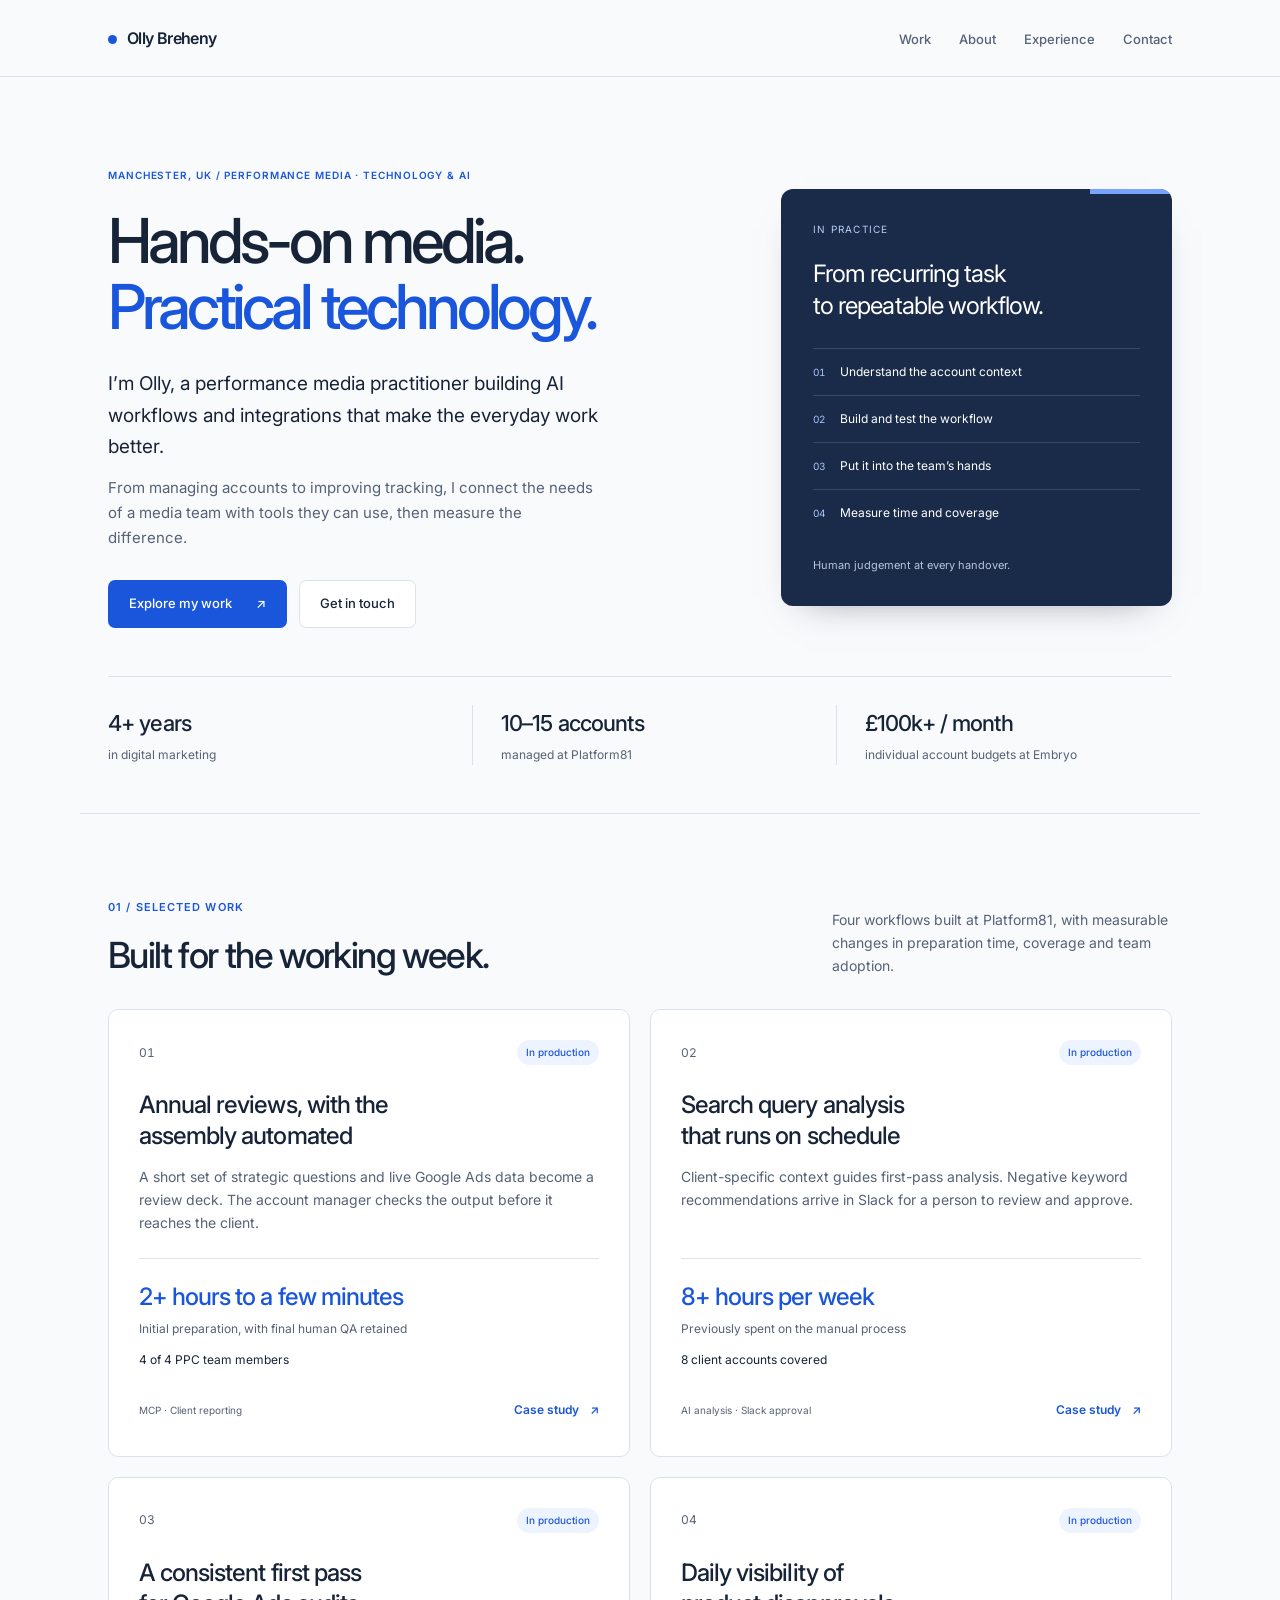
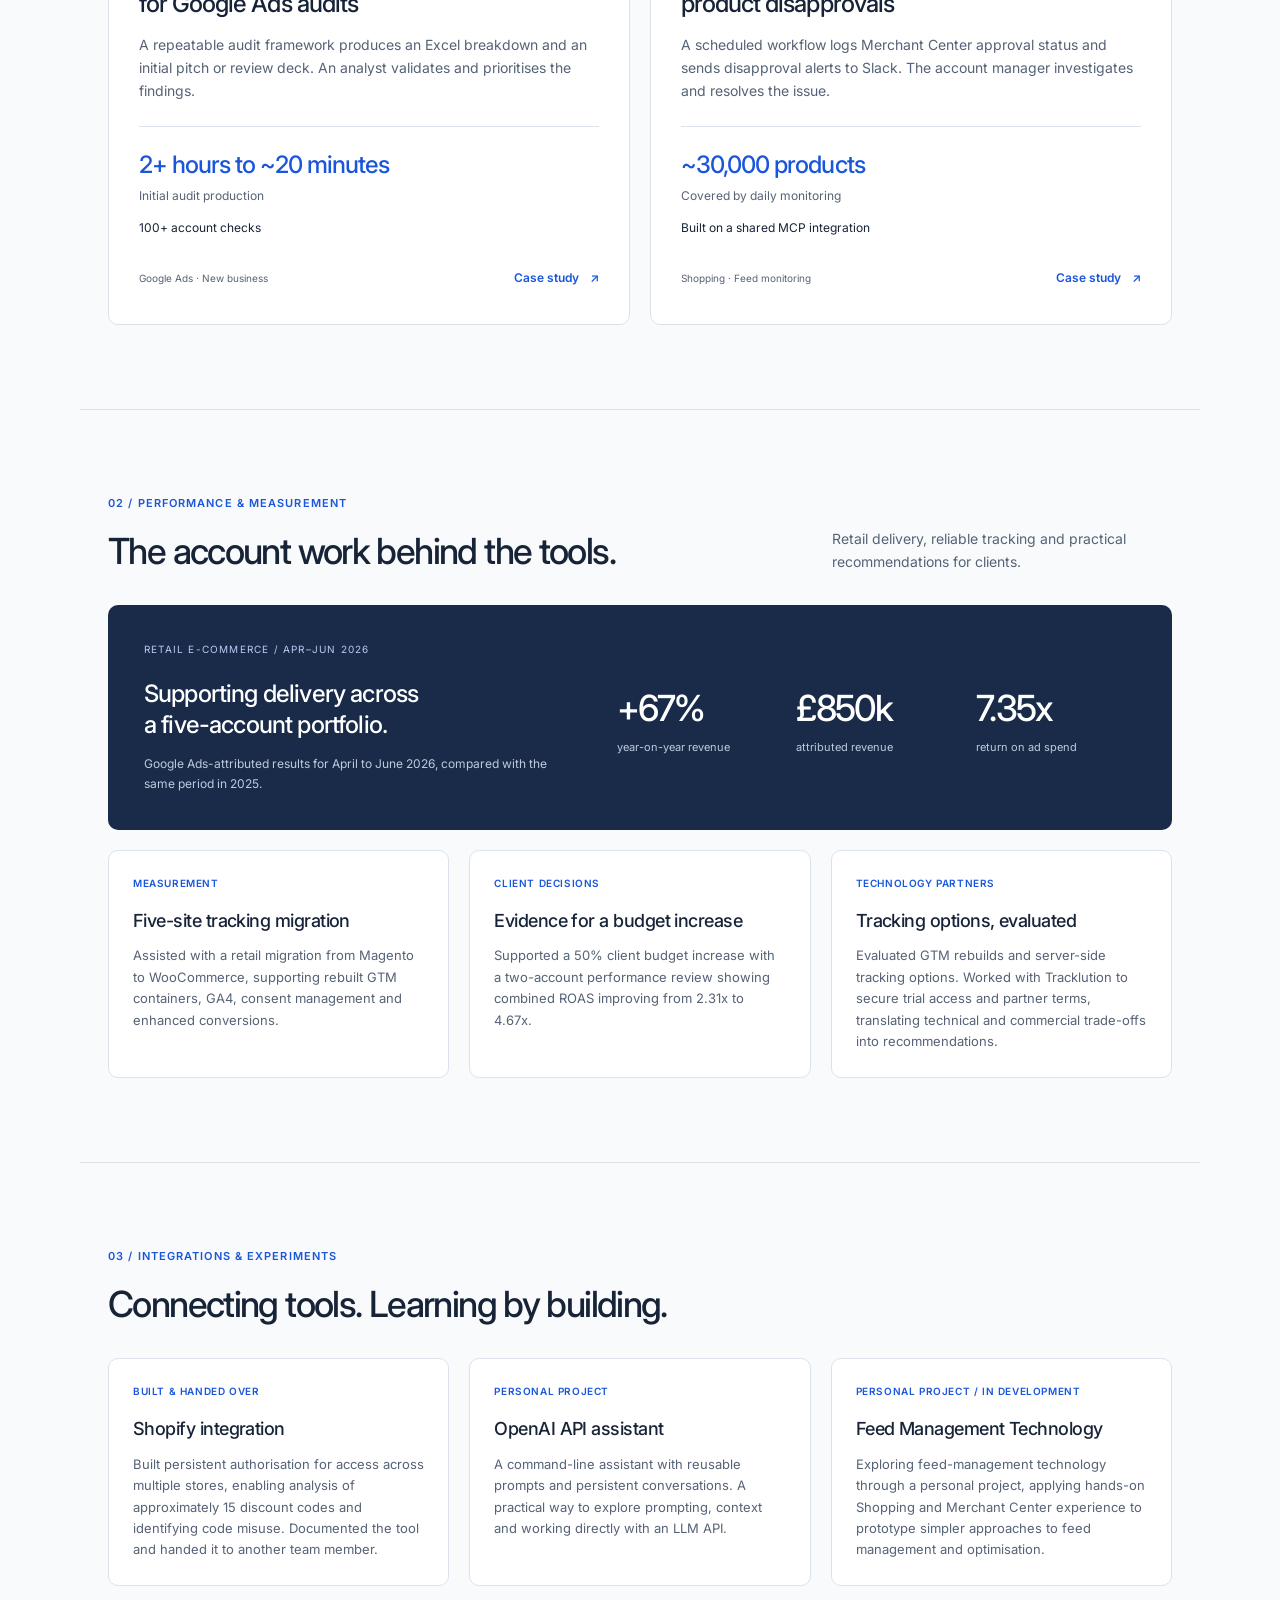
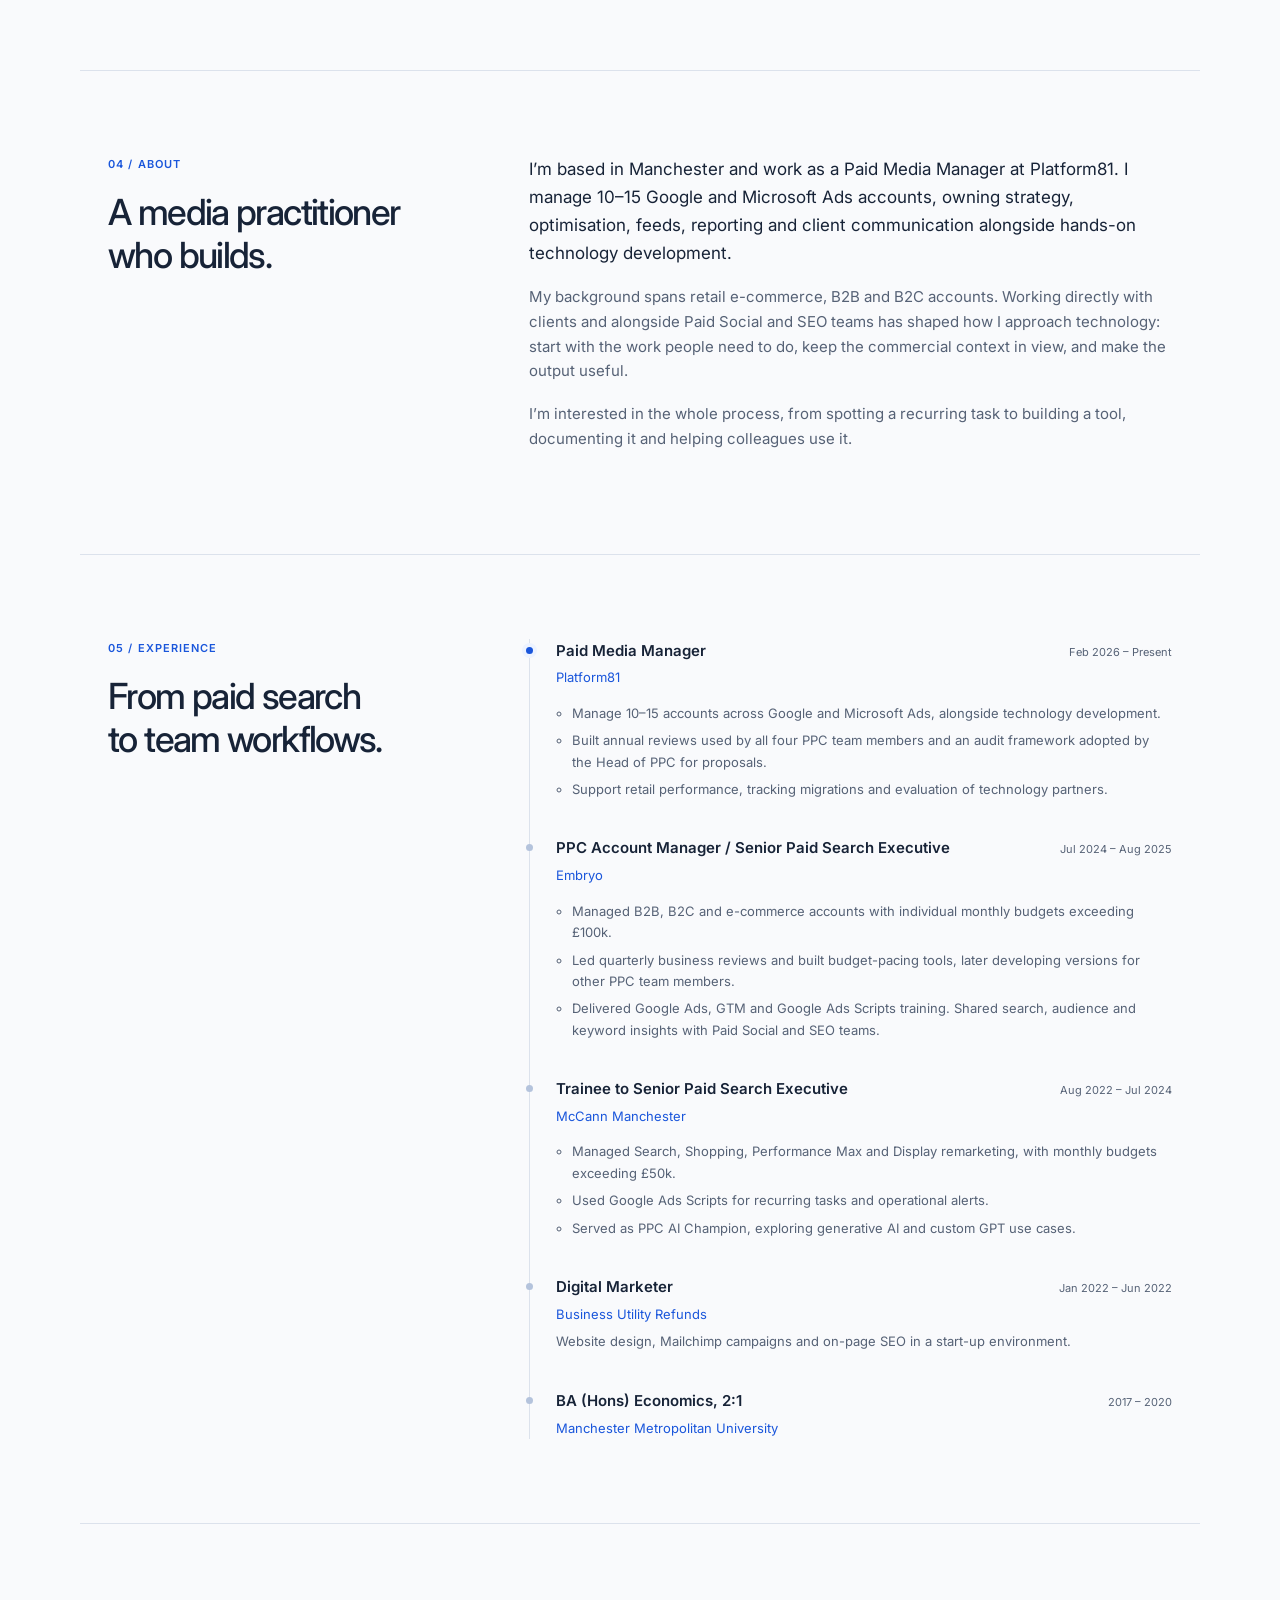
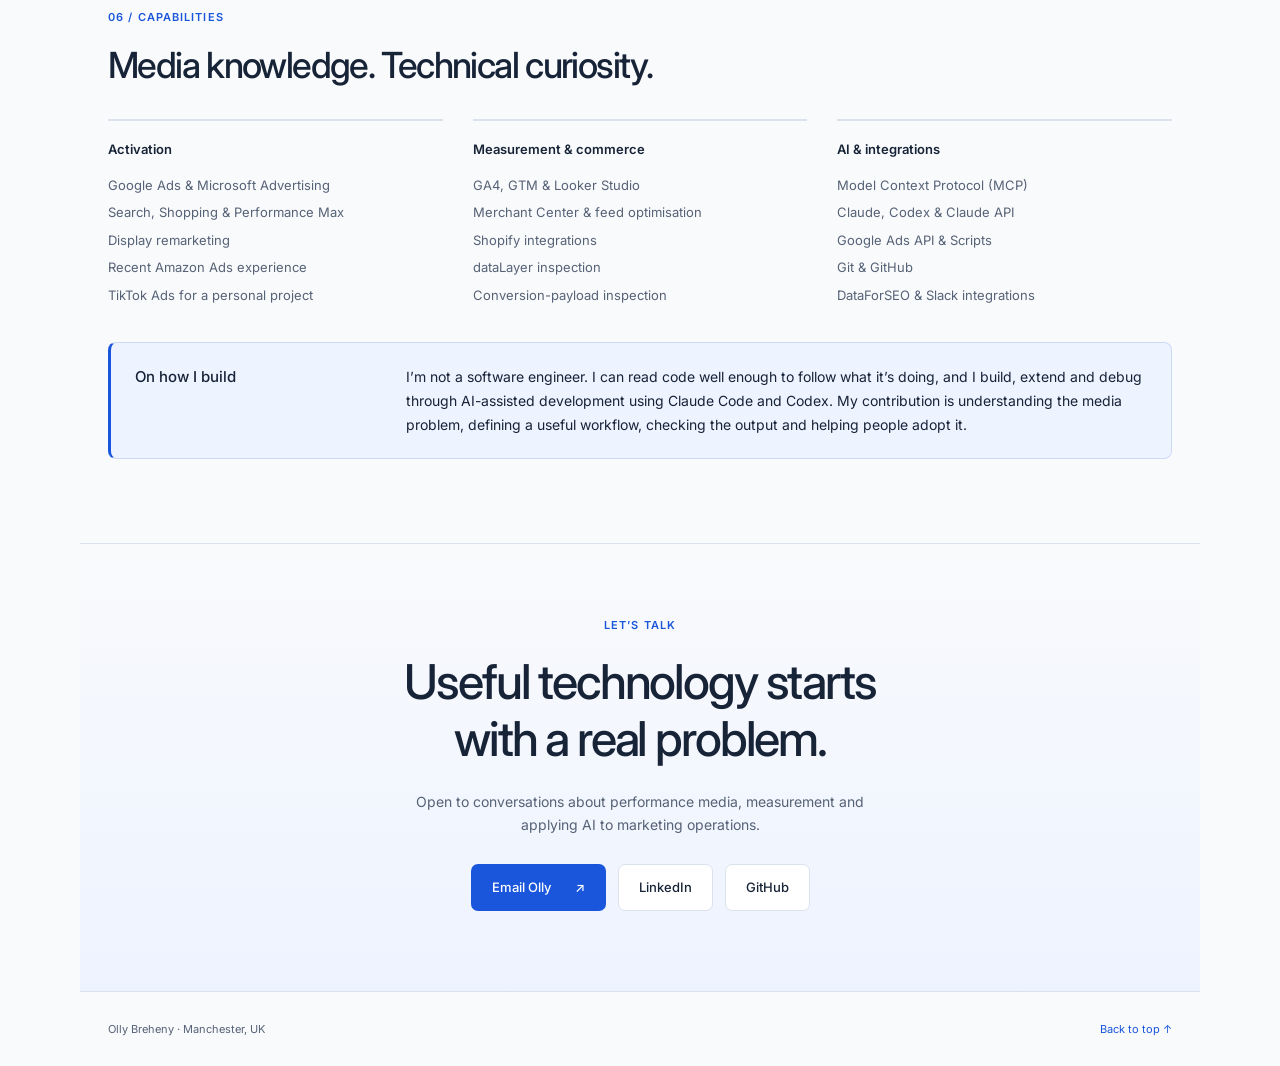
<file: index.html>
<!DOCTYPE html>
<html lang="en-GB">
<head>
  <meta charset="UTF-8" />
  <meta name="viewport" content="width=device-width, initial-scale=1.0" />
  <title>Olly Breheny | Performance Media, Technology &amp; AI</title>
  <meta name="description" content="Olly Breheny, a Manchester-based performance media practitioner building AI workflows, improving measurement and helping teams adopt useful technology." />
  <link rel="canonical" href="https://ollyy.co.uk/" />
  <meta property="og:title" content="Olly Breheny | Performance Media, Technology &amp; AI" />
  <meta property="og:description" content="Performance media, measurement and AI workflows. Practical tools, team adoption and measured impact." />
  <meta property="og:type" content="website" />
  <meta property="og:url" content="https://ollyy.co.uk/" />
  <link rel="preconnect" href="https://fonts.googleapis.com" />
  <link rel="preconnect" href="https://fonts.gstatic.com" crossorigin />
  <link href="https://fonts.googleapis.com/css2?family=Inter:wght@400;500;600&display=swap" rel="stylesheet" />
  <link rel="stylesheet" href="/assets/styles.css" />
</head>
<body>
<a class="skip-link" href="#main">Skip to content</a>
  <nav>
    <div class="nav-inner">
      <a class="nav-logo" href="/">Olly Breheny</a>
      <ul class="nav-links">
        <li><a href="#work">Work</a></li>
        <li><a href="#about">About</a></li>
        <li><a href="#experience">Experience</a></li>
        <li><a href="#contact">Contact</a></li>
      </ul>
    </div>
  </nav>

<main id="main">
<section id="hero">
 <div class="hero-copy">
 <p class="hero-eyebrow">Manchester, UK / Performance Media · Technology &amp; AI</p>
 <h1>Hands-on media.<br><span>Practical technology.</span></h1>
 <p class="hero-lede">I’m Olly, a performance media practitioner building AI workflows and integrations that make the everyday work better.</p>
 <p class="hero-detail">From managing accounts to improving tracking, I connect the needs of a media team with tools they can use, then measure the difference.</p>
 <div class="hero-links"><a href="#work" class="btn btn-primary">Explore my work <span aria-hidden="true">↗</span></a><a href="#contact" class="btn btn-ghost">Get in touch</a></div>
 </div>
 <aside class="hero-note" aria-label="Current focus">
 <p class="note-eyebrow">In practice</p>
 <p class="note-title">From recurring task <br>to repeatable workflow.</p>
 <ol class="practice-list"><li><span>01</span> Understand the account context</li><li><span>02</span> Build and test the workflow</li><li><span>03</span> Put it into the team’s hands</li><li><span>04</span> Measure time and coverage</li></ol>
 <p class="note-foot">Human judgement at every handover.</p>
 </aside>
 <ul class="stats"><li><span class="stat-value">4+ years</span><span class="stat-label">in digital marketing</span></li><li><span class="stat-value">10–15 accounts</span><span class="stat-label">managed at Platform81</span></li><li><span class="stat-value">£100k+ / month</span><span class="stat-label">individual account budgets at Embryo</span></li></ul>
</section>
<section id="work">
 <div class="section-heading"><div><p class="section-kicker">01 / Selected work</p><h2>Built for the working week.</h2></div><p class="section-intro">Four workflows built at Platform81, with measurable changes in preparation time, coverage and team adoption.</p></div>
 <div class="projects-grid"><article class="project-card">
 <div class="project-topline"><span class="project-number">01</span><span class="project-status status-work">In production</span></div>
 <h3 class="project-title"><a href="/work/twelve-month-reviews">Annual reviews, with the assembly automated</a></h3>
 <p class="project-desc">A short set of strategic questions and live Google Ads data become a review deck. The account manager checks the output before it reaches the client.</p>
 <div class="project-result"><strong>2+ hours to a few minutes</strong><span>Initial preparation, with final human QA retained</span></div>
 <p class="project-adoption">4 of 4 PPC team members</p>
 <div class="project-footer"><span class="project-category">MCP · Client reporting</span><a class="project-link" href="/work/twelve-month-reviews">Case study <span aria-hidden="true">↗</span></a></div>
 </article><article class="project-card">
 <div class="project-topline"><span class="project-number">02</span><span class="project-status status-work">In production</span></div>
 <h3 class="project-title"><a href="/work/search-query-analysis">Search query analysis that runs on schedule</a></h3>
 <p class="project-desc">Client-specific context guides first-pass analysis. Negative keyword recommendations arrive in Slack for a person to review and approve.</p>
 <div class="project-result"><strong>8+ hours per week</strong><span>Previously spent on the manual process</span></div>
 <p class="project-adoption">8 client accounts covered</p>
 <div class="project-footer"><span class="project-category">AI analysis · Slack approval</span><a class="project-link" href="/work/search-query-analysis">Case study <span aria-hidden="true">↗</span></a></div>
 </article><article class="project-card">
 <div class="project-topline"><span class="project-number">03</span><span class="project-status status-work">In production</span></div>
 <h3 class="project-title"><a href="/work/google-ads-audit-framework">A consistent first pass for Google Ads audits</a></h3>
 <p class="project-desc">A repeatable audit framework produces an Excel breakdown and an initial pitch or review deck. An analyst validates and prioritises the findings.</p>
 <div class="project-result"><strong>2+ hours to ~20 minutes</strong><span>Initial audit production</span></div>
 <p class="project-adoption">100+ account checks</p>
 <div class="project-footer"><span class="project-category">Google Ads · New business</span><a class="project-link" href="/work/google-ads-audit-framework">Case study <span aria-hidden="true">↗</span></a></div>
 </article><article class="project-card">
 <div class="project-topline"><span class="project-number">04</span><span class="project-status status-work">In production</span></div>
 <h3 class="project-title"><a href="/work/merchant-center-monitoring">Daily visibility of product disapprovals</a></h3>
 <p class="project-desc">A scheduled workflow logs Merchant Center approval status and sends disapproval alerts to Slack. The account manager investigates and resolves the issue.</p>
 <div class="project-result"><strong>~30,000 products</strong><span>Covered by daily monitoring</span></div>
 <p class="project-adoption">Built on a shared MCP integration</p>
 <div class="project-footer"><span class="project-category">Shopping · Feed monitoring</span><a class="project-link" href="/work/merchant-center-monitoring">Case study <span aria-hidden="true">↗</span></a></div>
 </article></div>
</section>
<section id="measurement">
 <div class="section-heading"><div><p class="section-kicker">02 / Performance &amp; measurement</p><h2>The account work behind the tools.</h2></div><p class="section-intro">Retail delivery, reliable tracking and practical recommendations for clients.</p></div>
 <article class="retail-panel">
 <div><p class="note-eyebrow">Retail e-commerce / Apr–Jun 2026</p><h3>Supporting delivery across a five-account portfolio.</h3><p>Google Ads-attributed results for April to June 2026, compared with the same period in 2025.</p></div>
 <ul class="retail-metrics"><li><strong>+67%</strong><span>year-on-year revenue</span></li><li><strong>£850k</strong><span>attributed revenue</span></li><li><strong>7.35x</strong><span>return on ad spend</span></li></ul>
 </article>
 <div class="evidence-grid">
 <article class="compact-card"><p class="card-kicker">Measurement</p><h3>Five-site tracking migration</h3><p>Assisted with a retail migration from Magento to WooCommerce, supporting rebuilt GTM containers, GA4, consent management and enhanced conversions.</p></article>
 <article class="compact-card"><p class="card-kicker">Client decisions</p><h3>Evidence for a budget increase</h3><p>Supported a 50% client budget increase with a two-account performance review showing combined ROAS improving from 2.31x to 4.67x.</p></article>
 <article class="compact-card"><p class="card-kicker">Technology partners</p><h3>Tracking options, evaluated</h3><p>Evaluated GTM rebuilds and server-side tracking options. Worked with Tracklution to secure trial access and partner terms, translating technical and commercial trade-offs into recommendations.</p></article>
 </div>
</section>
<section id="building">
 <div class="section-heading"><div><p class="section-kicker">03 / Integrations &amp; experiments</p><h2>Connecting tools. Learning by building.</h2></div></div>
 <div class="evidence-grid">
 <article class="compact-card"><p class="card-kicker">Built &amp; handed over</p><h3>Shopify integration</h3><p>Built persistent authorisation for access across multiple stores, enabling analysis of approximately 15 discount codes and identifying code misuse. Documented the tool and handed it to another team member.</p></article>
 <article class="compact-card"><p class="card-kicker">Personal project</p><h3>OpenAI API assistant</h3><p>A command-line assistant with reusable prompts and persistent conversations. A practical way to explore prompting, context and working directly with an LLM API.</p></article>
 <article class="compact-card"><p class="card-kicker">Personal Project / In Development</p><h3>Feed Management Technology</h3><p>Exploring feed-management technology through a personal project, applying hands-on Shopping and Merchant Center experience to prototype simpler approaches to feed management and optimisation.</p></article>
 </div>
</section>
<section id="about" class="split-section">
 <div><p class="section-kicker">04 / About</p><h2>A media practitioner<br>who builds.</h2></div>
 <div class="prose"><p>I’m based in Manchester and work as a Paid Media Manager at Platform81. I manage 10–15 Google and Microsoft Ads accounts, owning strategy, optimisation, feeds, reporting and client communication alongside hands-on technology development.</p><p>My background spans retail e-commerce, B2B and B2C accounts. Working directly with clients and alongside Paid Social and SEO teams has shaped how I approach technology: start with the work people need to do, keep the commercial context in view, and make the output useful.</p><p>I’m interested in the whole process, from spotting a recurring task to building a tool, documenting it and helping colleagues use it.</p></div>
</section>
<section id="experience" class="split-section">
 <div><p class="section-kicker">05 / Experience</p><h2>From paid search<br>to team workflows.</h2></div>
 <ol class="timeline">
 <li><div class="role-header"><div><h3 class="role-title">Paid Media Manager</h3><div class="role-org">Platform81</div></div><p class="role-dates">Feb 2026 – Present</p></div><ul class="role-points"><li>Manage 10–15 accounts across Google and Microsoft Ads, alongside technology development.</li><li>Built annual reviews used by all four PPC team members and an audit framework adopted by the Head of PPC for proposals.</li><li>Support retail performance, tracking migrations and evaluation of technology partners.</li></ul></li>
 <li><div class="role-header"><div><h3 class="role-title">PPC Account Manager / Senior Paid Search Executive</h3><div class="role-org">Embryo</div></div><p class="role-dates">Jul 2024 – Aug 2025</p></div><ul class="role-points"><li>Managed B2B, B2C and e-commerce accounts with individual monthly budgets exceeding £100k.</li><li>Led quarterly business reviews and built budget-pacing tools, later developing versions for other PPC team members.</li><li>Delivered Google Ads, GTM and Google Ads Scripts training. Shared search, audience and keyword insights with Paid Social and SEO teams.</li></ul></li>
 <li><div class="role-header"><div><h3 class="role-title">Trainee to Senior Paid Search Executive</h3><div class="role-org">McCann Manchester</div></div><p class="role-dates">Aug 2022 – Jul 2024</p></div><ul class="role-points"><li>Managed Search, Shopping, Performance Max and Display remarketing, with monthly budgets exceeding £50k.</li><li>Used Google Ads Scripts for recurring tasks and operational alerts.</li><li>Served as PPC AI Champion, exploring generative AI and custom GPT use cases.</li></ul></li>
 <li><div class="role-header"><div><h3 class="role-title">Digital Marketer</h3><div class="role-org">Business Utility Refunds</div></div><p class="role-dates">Jan 2022 – Jun 2022</p></div><p class="role-summary">Website design, Mailchimp campaigns and on-page SEO in a start-up environment.</p></li>
 <li><div class="role-header"><div><h3 class="role-title">BA (Hons) Economics, 2:1</h3><div class="role-org">Manchester Metropolitan University</div></div><p class="role-dates">2017 – 2020</p></div></li>
 </ol>
</section>
<section id="capabilities">
 <div class="section-heading"><div><p class="section-kicker">06 / Capabilities</p><h2>Media knowledge. Technical curiosity.</h2></div></div>
 <div class="skills-grid">
 <div class="skill-group"><h3>Activation</h3><ul><li>Google Ads &amp; Microsoft Advertising</li><li>Search, Shopping &amp; Performance Max</li><li>Display remarketing</li><li>Recent Amazon Ads experience</li><li>TikTok Ads for a personal project</li></ul></div>
 <div class="skill-group"><h3>Measurement &amp; commerce</h3><ul><li>GA4, GTM &amp; Looker Studio</li><li>Merchant Center &amp; feed optimisation</li><li>Shopify integrations</li><li>dataLayer inspection</li><li>Conversion-payload inspection</li></ul></div>
 <div class="skill-group"><h3>AI &amp; integrations</h3><ul><li>Model Context Protocol (MCP)</li><li>Claude, Codex &amp; Claude API</li><li>Google Ads API &amp; Scripts</li><li>Git &amp; GitHub</li><li>DataForSEO &amp; Slack integrations</li></ul></div>
 </div>
 <div class="panel build-panel"><h3>On how I build</h3><p>I’m not a software engineer. I can read code well enough to follow what it’s doing, and I build, extend and debug through AI-assisted development using Claude Code and Codex. My contribution is understanding the media problem, defining a useful workflow, checking the output and helping people adopt it.</p></div>
</section>
<section id="contact"><p class="section-kicker">Let’s talk</p><h2>Useful technology starts<br>with a real problem.</h2><p>Open to conversations about performance media, measurement and applying AI to marketing operations.</p><div class="contact-links"><a href="mailto:ollybreheny@gmail.com" class="btn btn-primary">Email Olly <span aria-hidden="true">↗</span></a><a href="https://www.linkedin.com/in/ollybreheny" target="_blank" rel="noopener" class="btn btn-ghost">LinkedIn</a><a href="https://github.com/obreheny" target="_blank" rel="noopener" class="btn btn-ghost">GitHub</a></div></section>
</main><footer><p>Olly Breheny <span aria-hidden="true">·</span> Manchester, UK</p><a href="#main">Back to top ↑</a></footer>
</body>
</html>
</file>
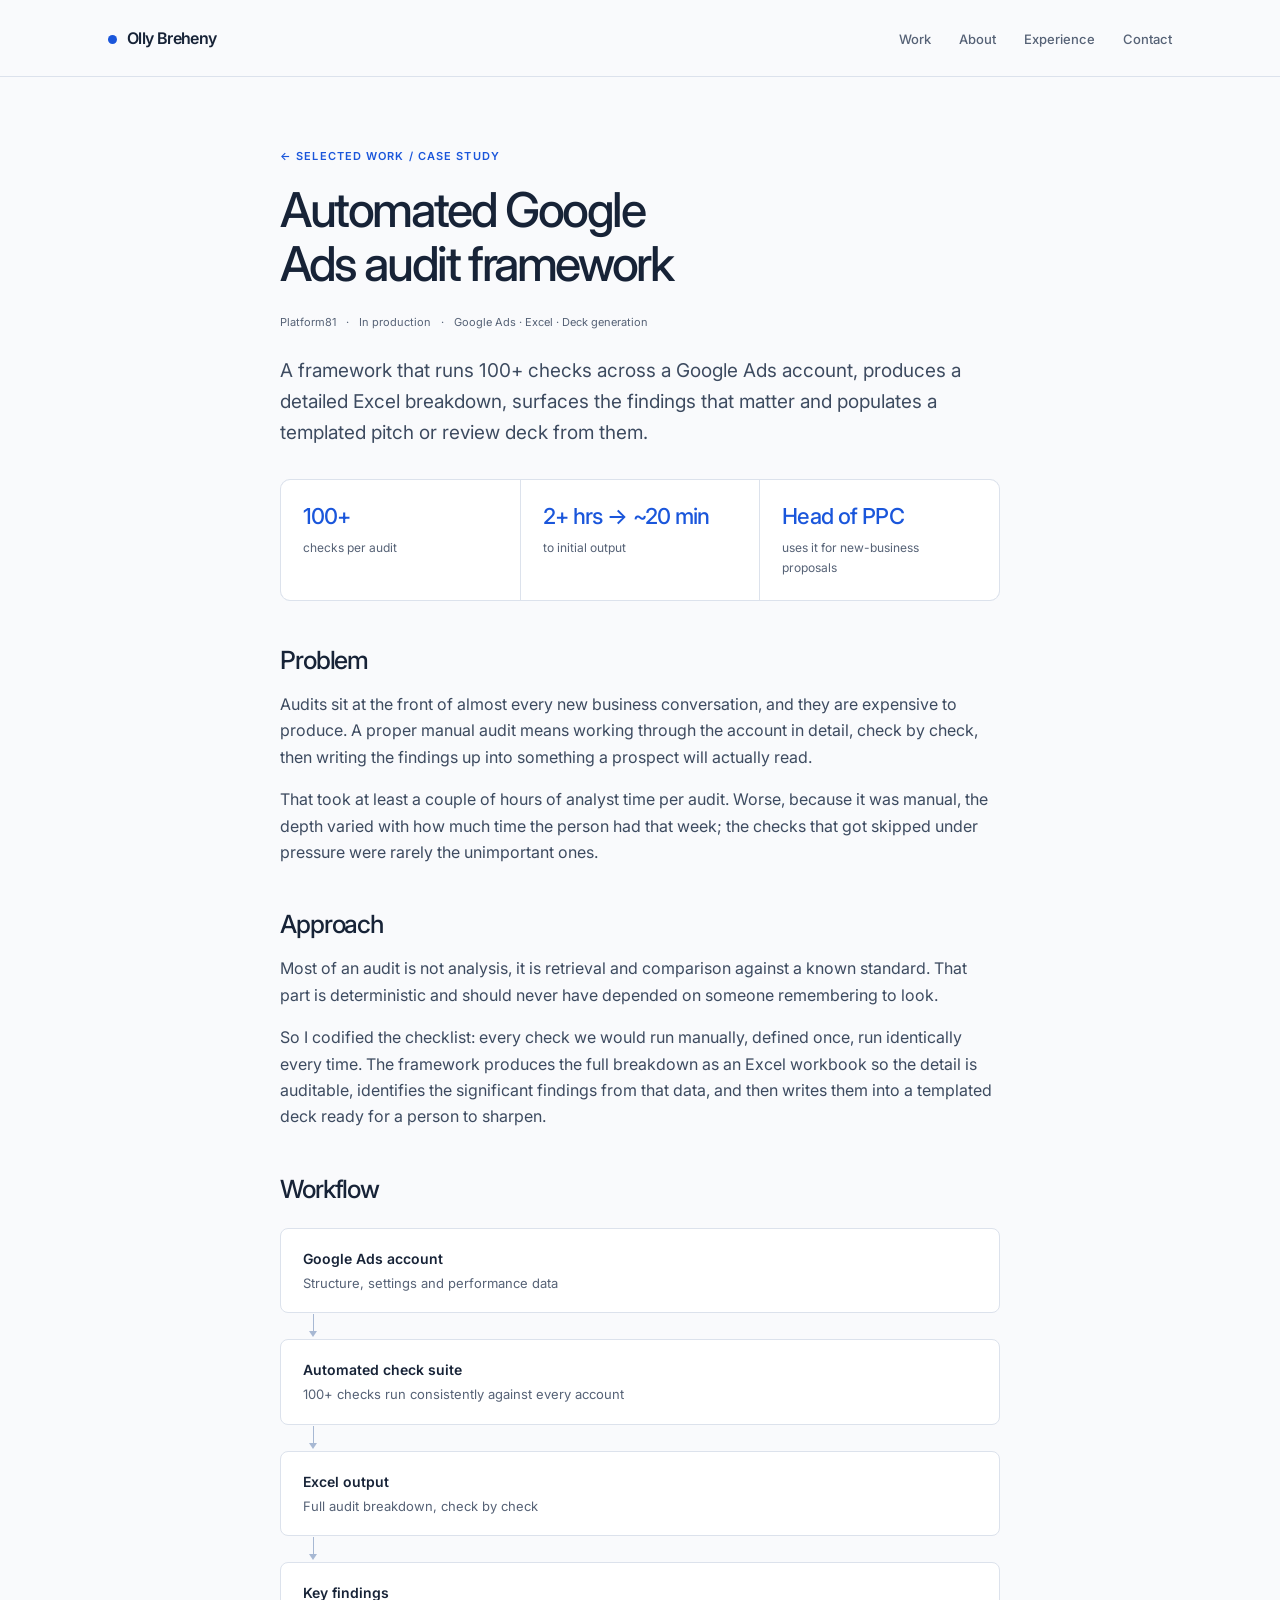
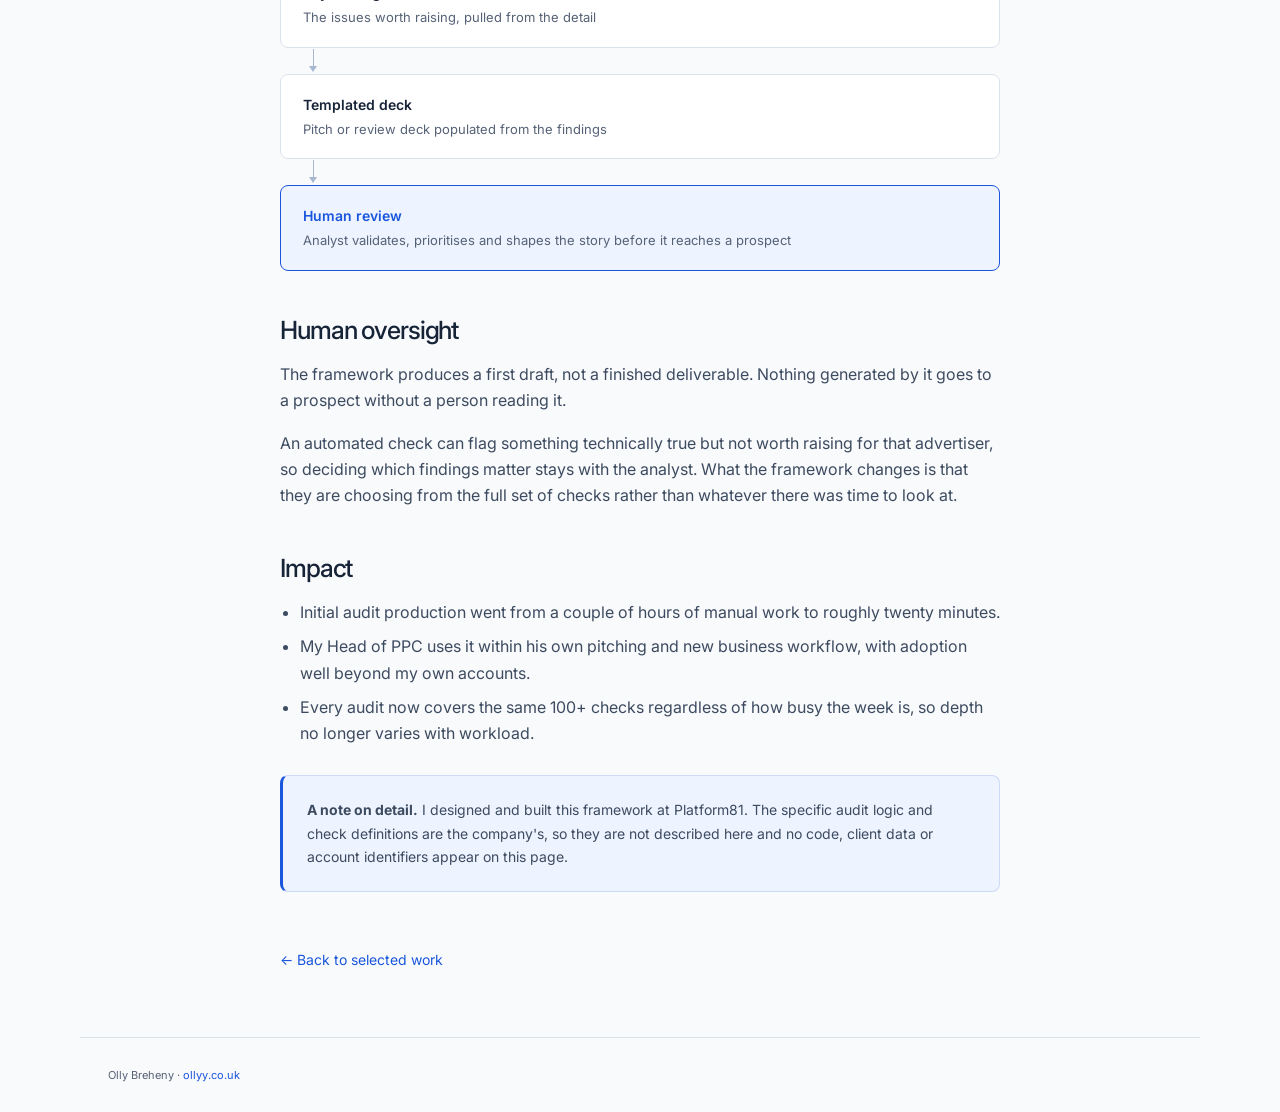
<file: work/google-ads-audit-framework.html>
<!DOCTYPE html>
<html lang="en-GB">
<head>
  <meta charset="UTF-8" />
  <meta name="viewport" content="width=device-width, initial-scale=1.0" />
  <title>Automated Google Ads audit framework · Olly Breheny</title>
  <meta name="description" content="An automated audit framework running 100+ Google Ads checks, producing an Excel breakdown and populating a templated pitch deck from the findings." />
  <link rel="canonical" href="https://ollyy.co.uk/work/google-ads-audit-framework" />
  <link rel="preconnect" href="https://fonts.googleapis.com" />
  <link rel="preconnect" href="https://fonts.gstatic.com" crossorigin />
  <link href="https://fonts.googleapis.com/css2?family=Inter:wght@400;500;600&display=swap" rel="stylesheet" />
  <link rel="stylesheet" href="/assets/styles.css" />
</head>
<body>

  <a class="skip-link" href="#main">Skip to content</a>

  <nav>
    <div class="nav-inner">
      <a class="nav-logo" href="/">Olly Breheny</a>
      <ul class="nav-links">
        <li><a href="/#work">Work</a></li>
        <li><a href="/#about">About</a></li>
        <li><a href="/#experience">Experience</a></li>
        <li><a href="/#contact">Contact</a></li>
      </ul>
    </div>
  </nav>

  <main id="main" class="article">
    <a class="eyebrow" href="/#work">← Selected work / Case study</a>
    <h1>Automated Google Ads audit framework</h1>
    <ul class="article-meta">
      <li>Platform81</li>
      <li>In production</li>
      <li>Google Ads &middot; Excel &middot; Deck generation</li>
    </ul>
    <p class="lede">A framework that runs 100+ checks across a Google Ads account, produces a detailed Excel breakdown, surfaces the findings that matter and populates a templated pitch or review deck from them.</p>

    <ul class="impact">
      <li><strong>100+</strong><span>checks per audit</span></li>
      <li><strong>2+ hrs &rarr; ~20 min</strong><span>to initial output</span></li>
      <li><strong>Head of PPC</strong><span>uses it for new-business proposals</span></li>
    </ul>

    <h2>Problem</h2>
    <p>Audits sit at the front of almost every new business conversation, and they are expensive to produce. A proper manual audit means working through the account in detail, check by check, then writing the findings up into something a prospect will actually read.</p>
    <p>That took at least a couple of hours of analyst time per audit. Worse, because it was manual, the depth varied with how much time the person had that week; the checks that got skipped under pressure were rarely the unimportant ones.</p>

    <h2>Approach</h2>
    <p>Most of an audit is not analysis, it is retrieval and comparison against a known standard. That part is deterministic and should never have depended on someone remembering to look.</p>
    <p>So I codified the checklist: every check we would run manually, defined once, run identically every time. The framework produces the full breakdown as an Excel workbook so the detail is auditable, identifies the significant findings from that data, and then writes them into a templated deck ready for a person to sharpen.</p>

    <h2>Workflow</h2>
    <ol class="flow">
      <li>
        <span class="flow-label">Google Ads account</span>
        <span class="flow-note">Structure, settings and performance data</span>
      </li>
      <li>
        <span class="flow-label">Automated check suite</span>
        <span class="flow-note">100+ checks run consistently against every account</span>
      </li>
      <li>
        <span class="flow-label">Excel output</span>
        <span class="flow-note">Full audit breakdown, check by check</span>
      </li>
      <li>
        <span class="flow-label">Key findings</span>
        <span class="flow-note">The issues worth raising, pulled from the detail</span>
      </li>
      <li>
        <span class="flow-label">Templated deck</span>
        <span class="flow-note">Pitch or review deck populated from the findings</span>
      </li>
      <li class="flow-human">
        <span class="flow-label">Human review</span>
        <span class="flow-note">Analyst validates, prioritises and shapes the story before it reaches a prospect</span>
      </li>
    </ol>

    <h2>Human oversight</h2>
    <p>The framework produces a first draft, not a finished deliverable. Nothing generated by it goes to a prospect without a person reading it.</p>
    <p>An automated check can flag something technically true but not worth raising for that advertiser, so deciding which findings matter stays with the analyst. What the framework changes is that they are choosing from the full set of checks rather than whatever there was time to look at.</p>

    <h2>Impact</h2>
    <ul>
      <li>Initial audit production went from a couple of hours of manual work to roughly twenty minutes.</li>
      <li>My Head of PPC uses it within his own pitching and new business workflow, with adoption well beyond my own accounts.</li>
      <li>Every audit now covers the same 100+ checks regardless of how busy the week is, so depth no longer varies with workload.</li>
    </ul>

    <div class="panel">
      <p><strong>A note on detail.</strong> I designed and built this framework at Platform81. The specific audit logic and check definitions are the company's, so they are not described here and no code, client data or account identifiers appear on this page.</p>
    </div>


    <a class="back-link" href="/#work">&larr; Back to selected work</a>
  </main>

  <footer>
    <p>Olly Breheny &middot; <a href="/">ollyy.co.uk</a></p>
  </footer>

</body>
</html>
</file>
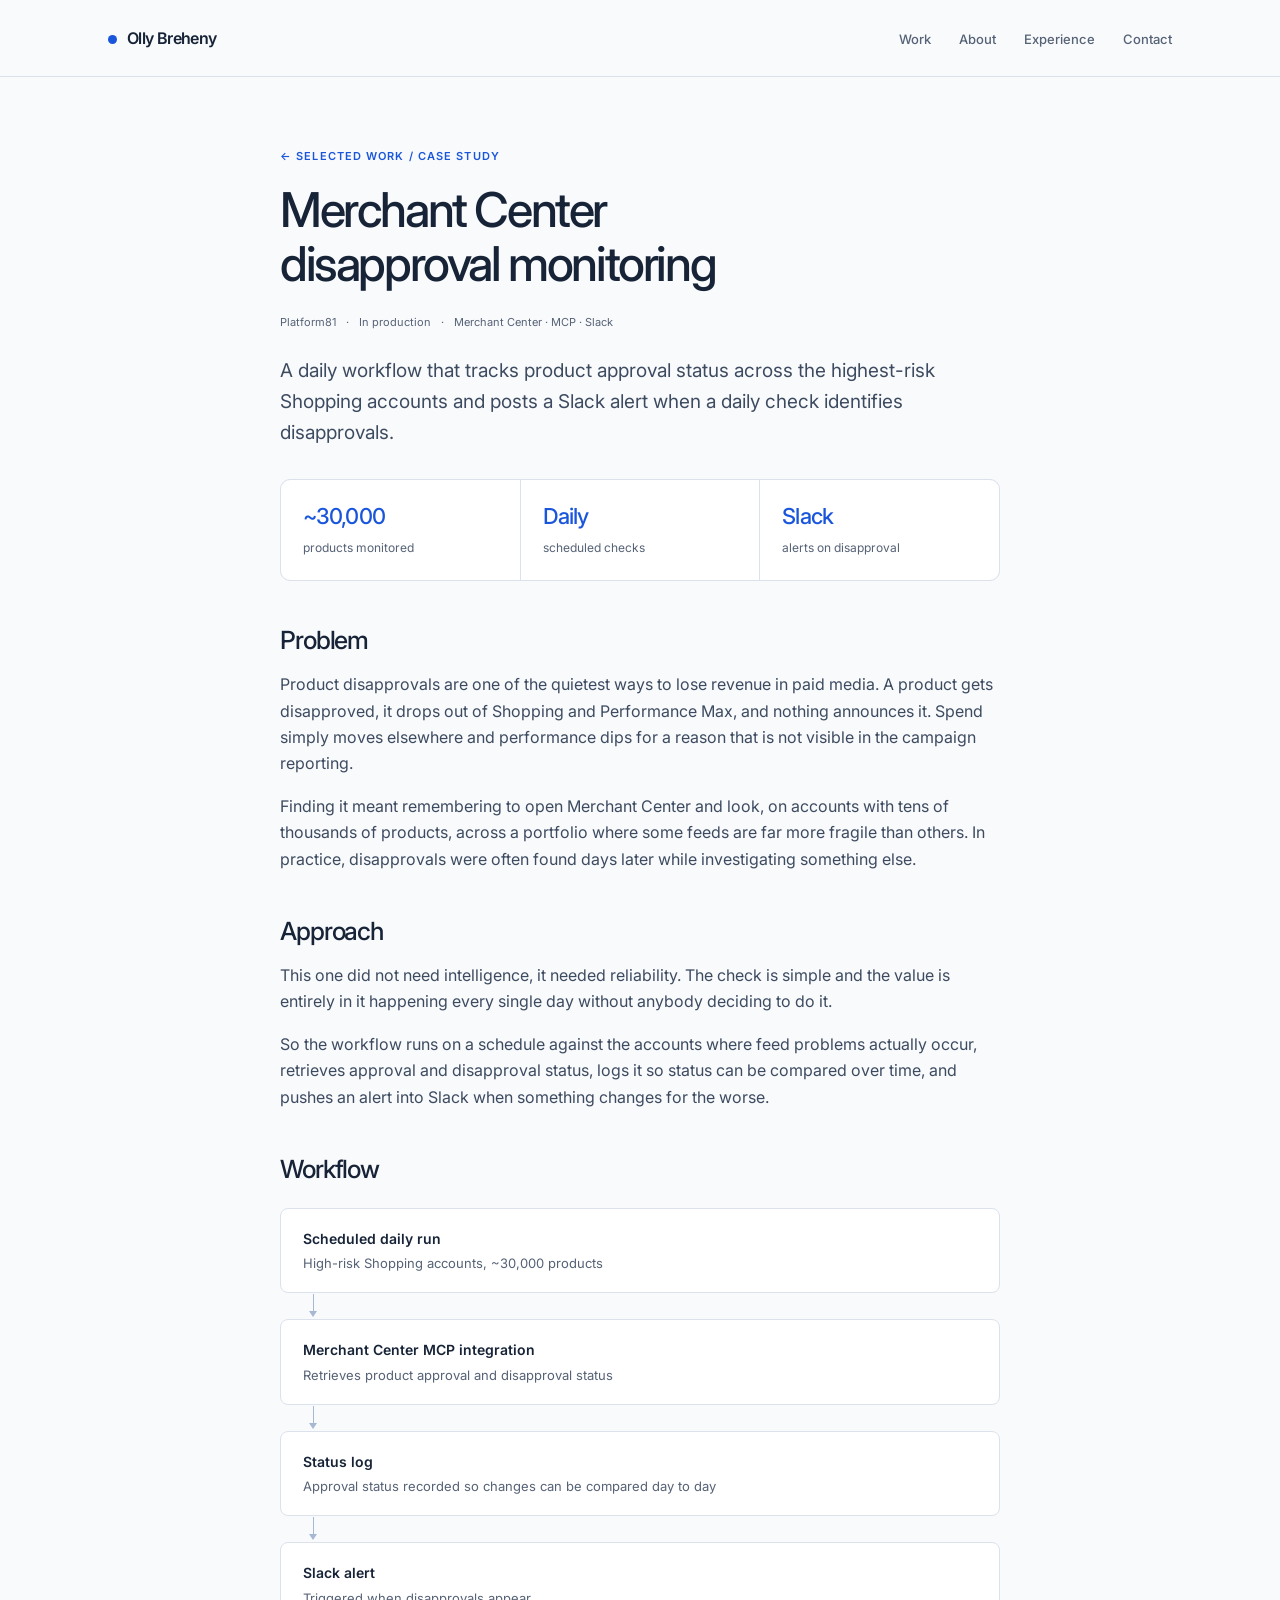
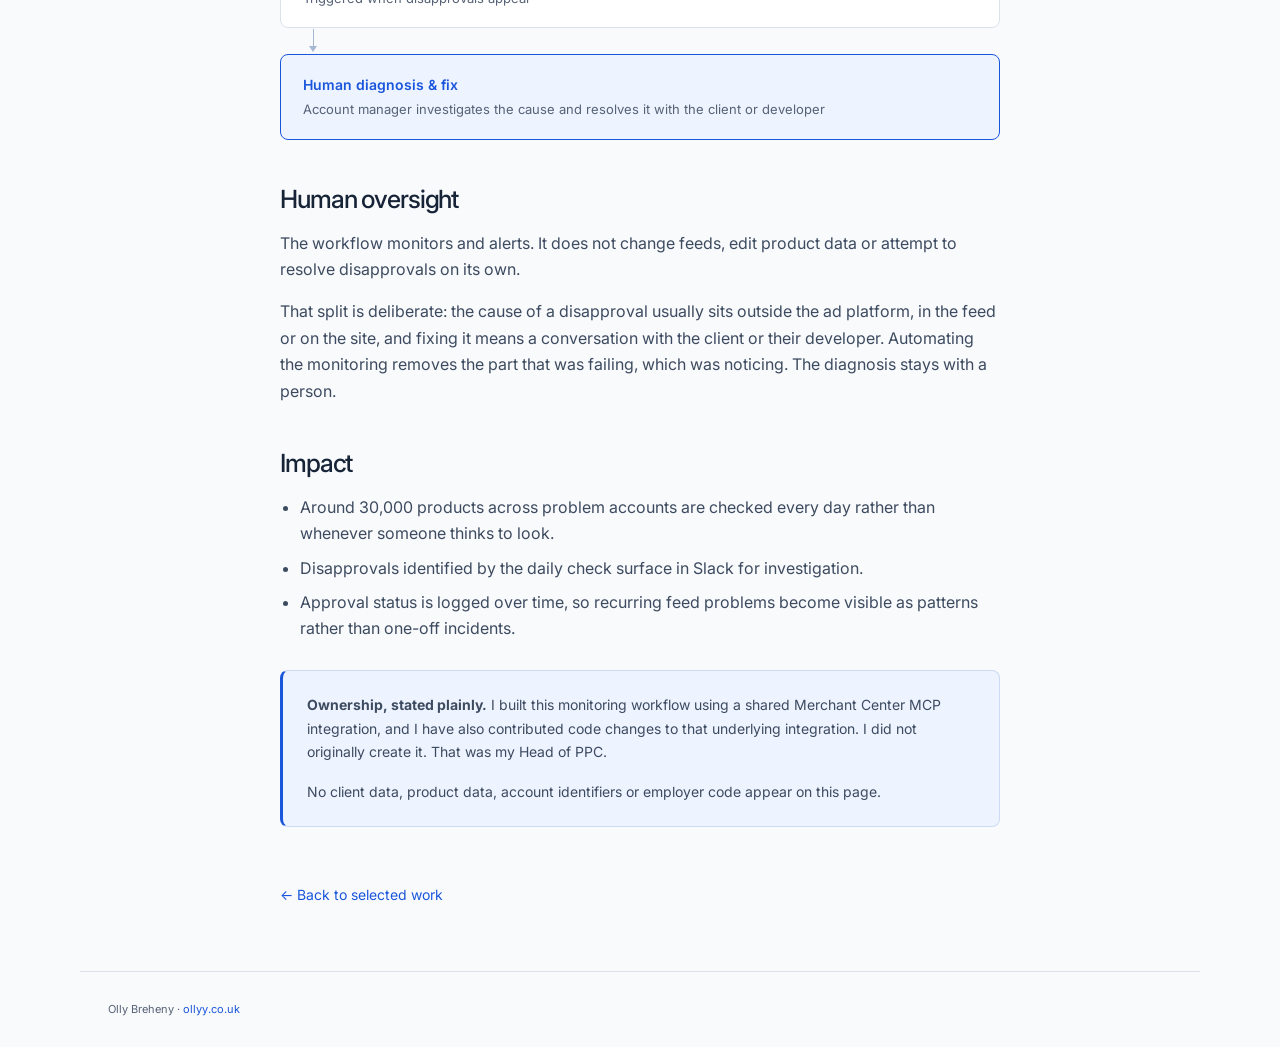
<file: work/merchant-center-monitoring.html>
<!DOCTYPE html>
<html lang="en-GB">
<head>
  <meta charset="UTF-8" />
  <meta name="viewport" content="width=device-width, initial-scale=1.0" />
  <title>Merchant Center disapproval monitoring · Olly Breheny</title>
  <meta name="description" content="A daily monitoring workflow that logs Merchant Center product approval status across ~30,000 products and alerts Slack when disapprovals appear." />
  <link rel="canonical" href="https://ollyy.co.uk/work/merchant-center-monitoring" />
  <link rel="preconnect" href="https://fonts.googleapis.com" />
  <link rel="preconnect" href="https://fonts.gstatic.com" crossorigin />
  <link href="https://fonts.googleapis.com/css2?family=Inter:wght@400;500;600&display=swap" rel="stylesheet" />
  <link rel="stylesheet" href="/assets/styles.css" />
</head>
<body>

  <a class="skip-link" href="#main">Skip to content</a>

  <nav>
    <div class="nav-inner">
      <a class="nav-logo" href="/">Olly Breheny</a>
      <ul class="nav-links">
        <li><a href="/#work">Work</a></li>
        <li><a href="/#about">About</a></li>
        <li><a href="/#experience">Experience</a></li>
        <li><a href="/#contact">Contact</a></li>
      </ul>
    </div>
  </nav>

  <main id="main" class="article">
    <a class="eyebrow" href="/#work">← Selected work / Case study</a>
    <h1>Merchant Center disapproval monitoring</h1>
    <ul class="article-meta">
      <li>Platform81</li>
      <li>In production</li>
      <li>Merchant Center &middot; MCP &middot; Slack</li>
    </ul>
    <p class="lede">A daily workflow that tracks product approval status across the highest-risk Shopping accounts and posts a Slack alert when a daily check identifies disapprovals.</p>

    <ul class="impact">
      <li><strong>~30,000</strong><span>products monitored</span></li>
      <li><strong>Daily</strong><span>scheduled checks</span></li>
      <li><strong>Slack</strong><span>alerts on disapproval</span></li>
    </ul>

    <h2>Problem</h2>
    <p>Product disapprovals are one of the quietest ways to lose revenue in paid media. A product gets disapproved, it drops out of Shopping and Performance Max, and nothing announces it. Spend simply moves elsewhere and performance dips for a reason that is not visible in the campaign reporting.</p>
    <p>Finding it meant remembering to open Merchant Center and look, on accounts with tens of thousands of products, across a portfolio where some feeds are far more fragile than others. In practice, disapprovals were often found days later while investigating something else.</p>

    <h2>Approach</h2>
    <p>This one did not need intelligence, it needed reliability. The check is simple and the value is entirely in it happening every single day without anybody deciding to do it.</p>
    <p>So the workflow runs on a schedule against the accounts where feed problems actually occur, retrieves approval and disapproval status, logs it so status can be compared over time, and pushes an alert into Slack when something changes for the worse.</p>

    <h2>Workflow</h2>
    <ol class="flow">
      <li>
        <span class="flow-label">Scheduled daily run</span>
        <span class="flow-note">High-risk Shopping accounts, ~30,000 products</span>
      </li>
      <li>
        <span class="flow-label">Merchant Center MCP integration</span>
        <span class="flow-note">Retrieves product approval and disapproval status</span>
      </li>
      <li>
        <span class="flow-label">Status log</span>
        <span class="flow-note">Approval status recorded so changes can be compared day to day</span>
      </li>
      <li>
        <span class="flow-label">Slack alert</span>
        <span class="flow-note">Triggered when disapprovals appear</span>
      </li>
      <li class="flow-human">
        <span class="flow-label">Human diagnosis &amp; fix</span>
        <span class="flow-note">Account manager investigates the cause and resolves it with the client or developer</span>
      </li>
    </ol>

    <h2>Human oversight</h2>
    <p>The workflow monitors and alerts. It does not change feeds, edit product data or attempt to resolve disapprovals on its own.</p>
    <p>That split is deliberate: the cause of a disapproval usually sits outside the ad platform, in the feed or on the site, and fixing it means a conversation with the client or their developer. Automating the monitoring removes the part that was failing, which was noticing. The diagnosis stays with a person.</p>

    <h2>Impact</h2>
    <ul>
      <li>Around 30,000 products across problem accounts are checked every day rather than whenever someone thinks to look.</li>
      <li>Disapprovals identified by the daily check surface in Slack for investigation.</li>
      <li>Approval status is logged over time, so recurring feed problems become visible as patterns rather than one-off incidents.</li>
    </ul>

    <div class="panel">
      <p><strong>Ownership, stated plainly.</strong> I built this monitoring workflow using a shared Merchant Center MCP integration, and I have also contributed code changes to that underlying integration. I did not originally create it. That was my Head of PPC.</p>
      <p>No client data, product data, account identifiers or employer code appear on this page.</p>
    </div>


    <a class="back-link" href="/#work">&larr; Back to selected work</a>
  </main>

  <footer>
    <p>Olly Breheny &middot; <a href="/">ollyy.co.uk</a></p>
  </footer>

</body>
</html>
</file>
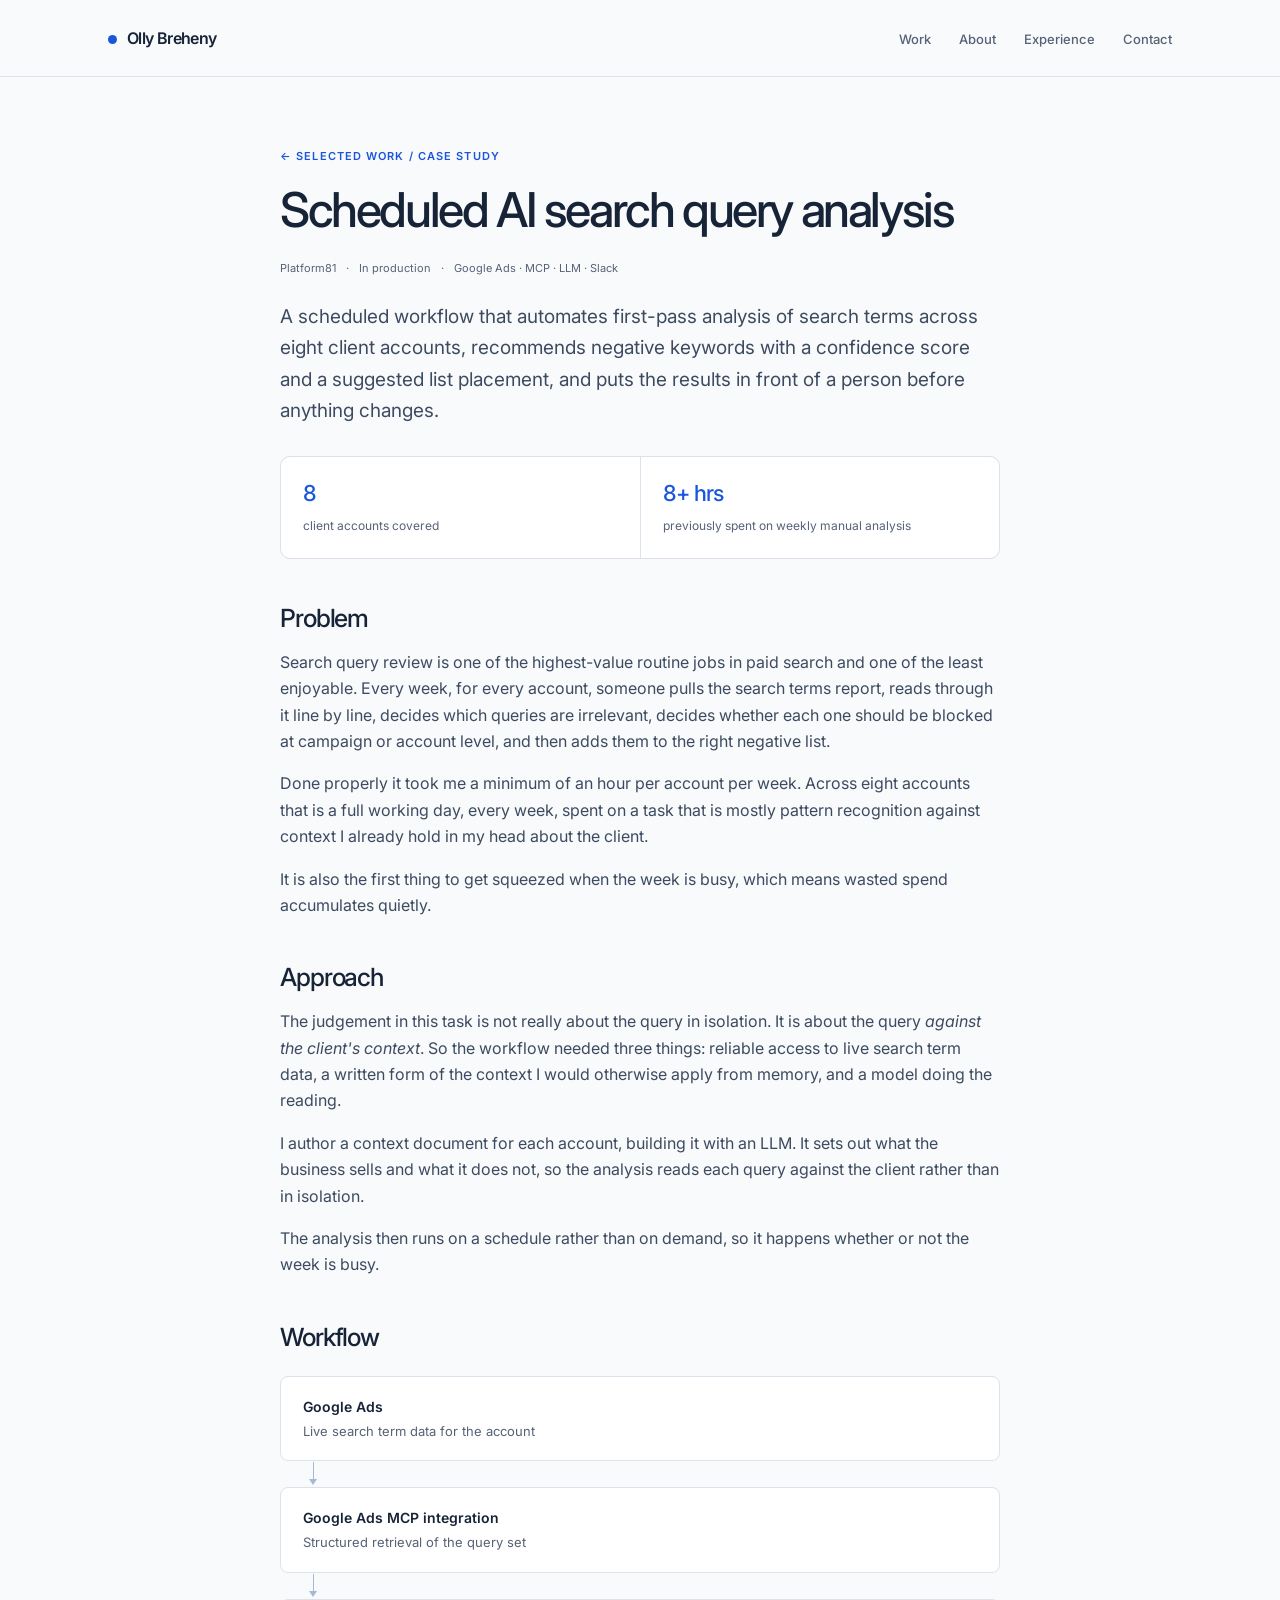
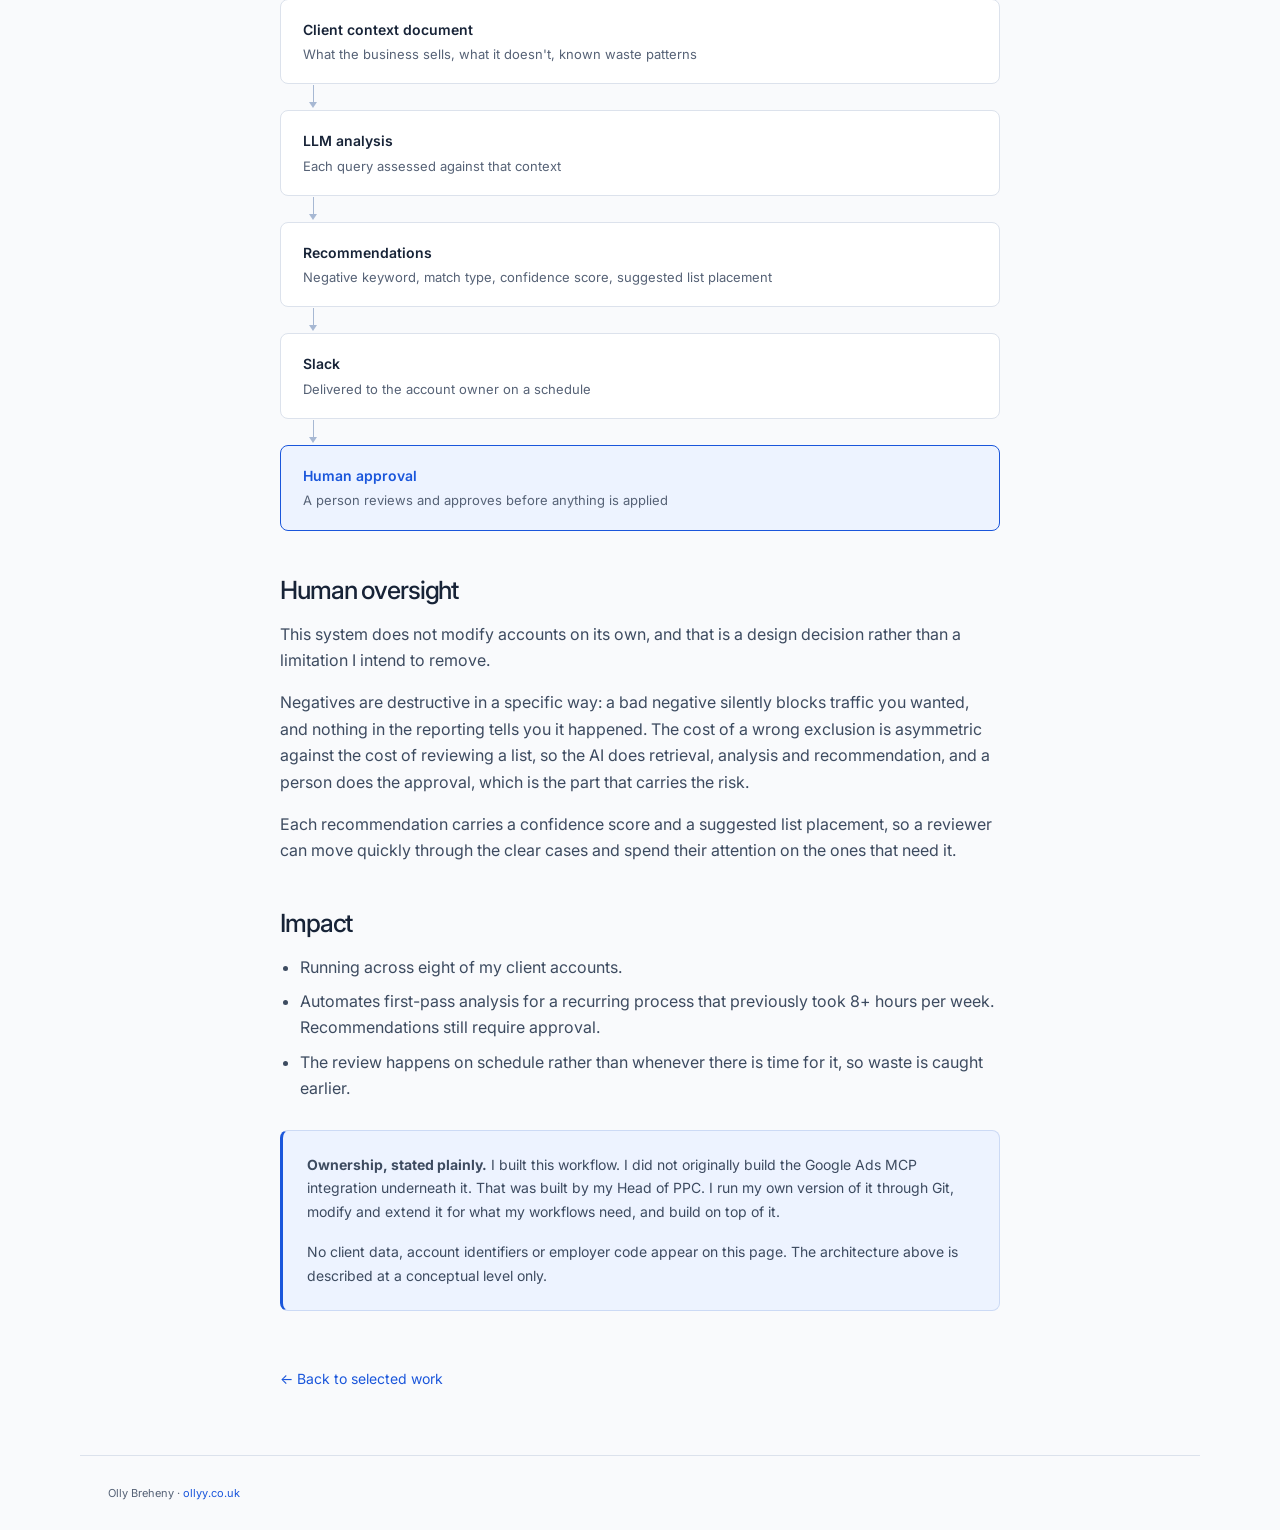
<file: work/search-query-analysis.html>
<!DOCTYPE html>
<html lang="en-GB">
<head>
  <meta charset="UTF-8" />
  <meta name="viewport" content="width=device-width, initial-scale=1.0" />
  <title>Scheduled AI search query analysis · Olly Breheny</title>
  <meta name="description" content="A scheduled workflow that analyses Google Ads search terms with an LLM and delivers negative keyword recommendations to Slack for human approval." />
  <link rel="canonical" href="https://ollyy.co.uk/work/search-query-analysis" />
  <link rel="preconnect" href="https://fonts.googleapis.com" />
  <link rel="preconnect" href="https://fonts.gstatic.com" crossorigin />
  <link href="https://fonts.googleapis.com/css2?family=Inter:wght@400;500;600&display=swap" rel="stylesheet" />
  <link rel="stylesheet" href="/assets/styles.css" />
</head>
<body>

  <a class="skip-link" href="#main">Skip to content</a>

  <nav>
    <div class="nav-inner">
      <a class="nav-logo" href="/">Olly Breheny</a>
      <ul class="nav-links">
        <li><a href="/#work">Work</a></li>
        <li><a href="/#about">About</a></li>
        <li><a href="/#experience">Experience</a></li>
        <li><a href="/#contact">Contact</a></li>
      </ul>
    </div>
  </nav>

  <main id="main" class="article">
    <a class="eyebrow" href="/#work">← Selected work / Case study</a>
    <h1>Scheduled AI search query analysis</h1>
    <ul class="article-meta">
      <li>Platform81</li>
      <li>In production</li>
      <li>Google Ads &middot; MCP &middot; LLM &middot; Slack</li>
    </ul>
    <p class="lede">A scheduled workflow that automates first-pass analysis of search terms across eight client accounts, recommends negative keywords with a confidence score and a suggested list placement, and puts the results in front of a person before anything changes.</p>

    <ul class="impact">
      <li><strong>8</strong><span>client accounts covered</span></li>
      <li><strong>8+ hrs</strong><span>previously spent on weekly manual analysis</span></li>
    </ul>

    <h2>Problem</h2>
    <p>Search query review is one of the highest-value routine jobs in paid search and one of the least enjoyable. Every week, for every account, someone pulls the search terms report, reads through it line by line, decides which queries are irrelevant, decides whether each one should be blocked at campaign or account level, and then adds them to the right negative list.</p>
    <p>Done properly it took me a minimum of an hour per account per week. Across eight accounts that is a full working day, every week, spent on a task that is mostly pattern recognition against context I already hold in my head about the client.</p>
    <p>It is also the first thing to get squeezed when the week is busy, which means wasted spend accumulates quietly.</p>

    <h2>Approach</h2>
    <p>The judgement in this task is not really about the query in isolation. It is about the query <em>against the client's context</em>. So the workflow needed three things: reliable access to live search term data, a written form of the context I would otherwise apply from memory, and a model doing the reading.</p>
    <p>I author a context document for each account, building it with an LLM. It sets out what the business sells and what it does not, so the analysis reads each query against the client rather than in isolation.</p>
    <p>The analysis then runs on a schedule rather than on demand, so it happens whether or not the week is busy.</p>

    <h2>Workflow</h2>
    <ol class="flow">
      <li>
        <span class="flow-label">Google Ads</span>
        <span class="flow-note">Live search term data for the account</span>
      </li>
      <li>
        <span class="flow-label">Google Ads MCP integration</span>
        <span class="flow-note">Structured retrieval of the query set</span>
      </li>
      <li>
        <span class="flow-label">Client context document</span>
        <span class="flow-note">What the business sells, what it doesn't, known waste patterns</span>
      </li>
      <li>
        <span class="flow-label">LLM analysis</span>
        <span class="flow-note">Each query assessed against that context</span>
      </li>
      <li>
        <span class="flow-label">Recommendations</span>
        <span class="flow-note">Negative keyword, match type, confidence score, suggested list placement</span>
      </li>
      <li>
        <span class="flow-label">Slack</span>
        <span class="flow-note">Delivered to the account owner on a schedule</span>
      </li>
      <li class="flow-human">
        <span class="flow-label">Human approval</span>
        <span class="flow-note">A person reviews and approves before anything is applied</span>
      </li>
    </ol>

    <h2>Human oversight</h2>
    <p>This system does not modify accounts on its own, and that is a design decision rather than a limitation I intend to remove.</p>
    <p>Negatives are destructive in a specific way: a bad negative silently blocks traffic you wanted, and nothing in the reporting tells you it happened. The cost of a wrong exclusion is asymmetric against the cost of reviewing a list, so the AI does retrieval, analysis and recommendation, and a person does the approval, which is the part that carries the risk.</p>
    <p>Each recommendation carries a confidence score and a suggested list placement, so a reviewer can move quickly through the clear cases and spend their attention on the ones that need it.</p>

    <h2>Impact</h2>
    <ul>
      <li>Running across eight of my client accounts.</li>
      <li>Automates first-pass analysis for a recurring process that previously took 8+ hours per week. Recommendations still require approval.</li>
      <li>The review happens on schedule rather than whenever there is time for it, so waste is caught earlier.</li>
    </ul>

    <div class="panel">
      <p><strong>Ownership, stated plainly.</strong> I built this workflow. I did not originally build the Google Ads MCP integration underneath it. That was built by my Head of PPC. I run my own version of it through Git, modify and extend it for what my workflows need, and build on top of it.</p>
      <p>No client data, account identifiers or employer code appear on this page. The architecture above is described at a conceptual level only.</p>
    </div>


    <a class="back-link" href="/#work">&larr; Back to selected work</a>
  </main>

  <footer>
    <p>Olly Breheny &middot; <a href="/">ollyy.co.uk</a></p>
  </footer>

</body>
</html>
</file>
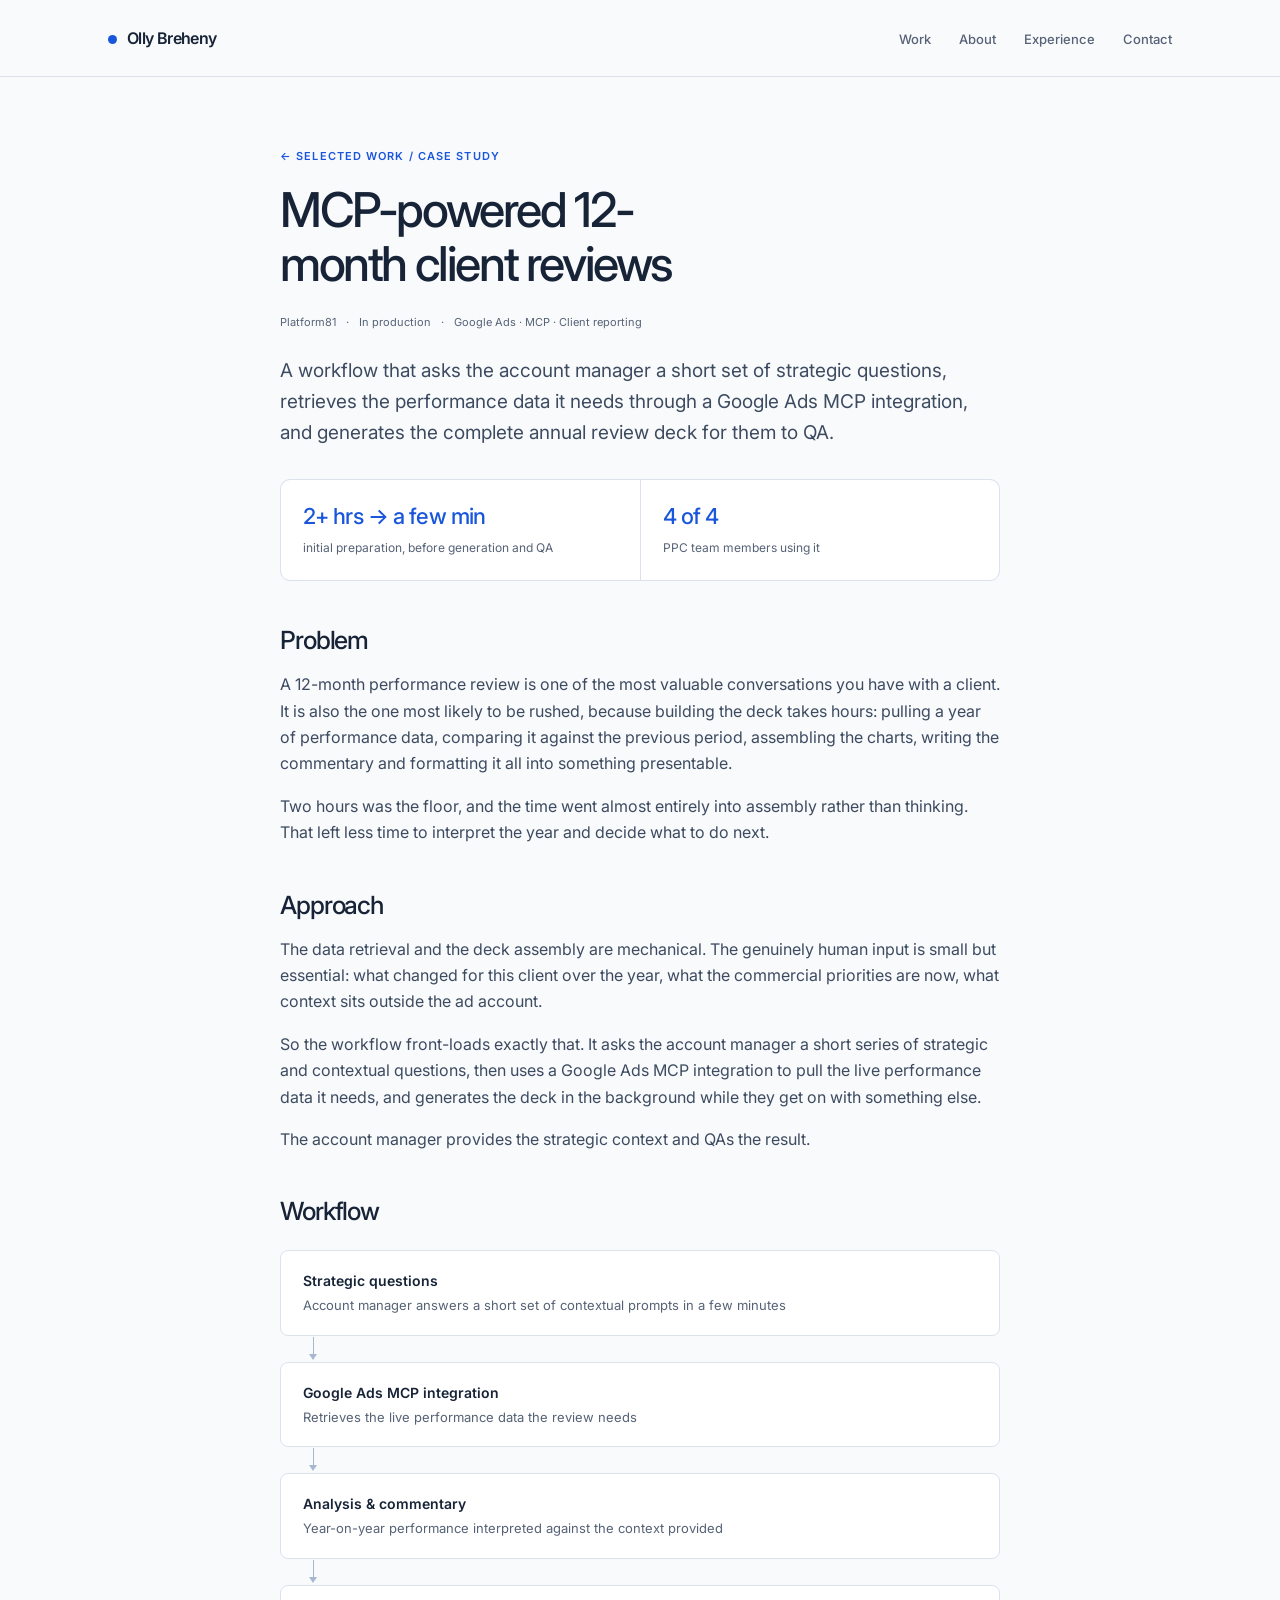
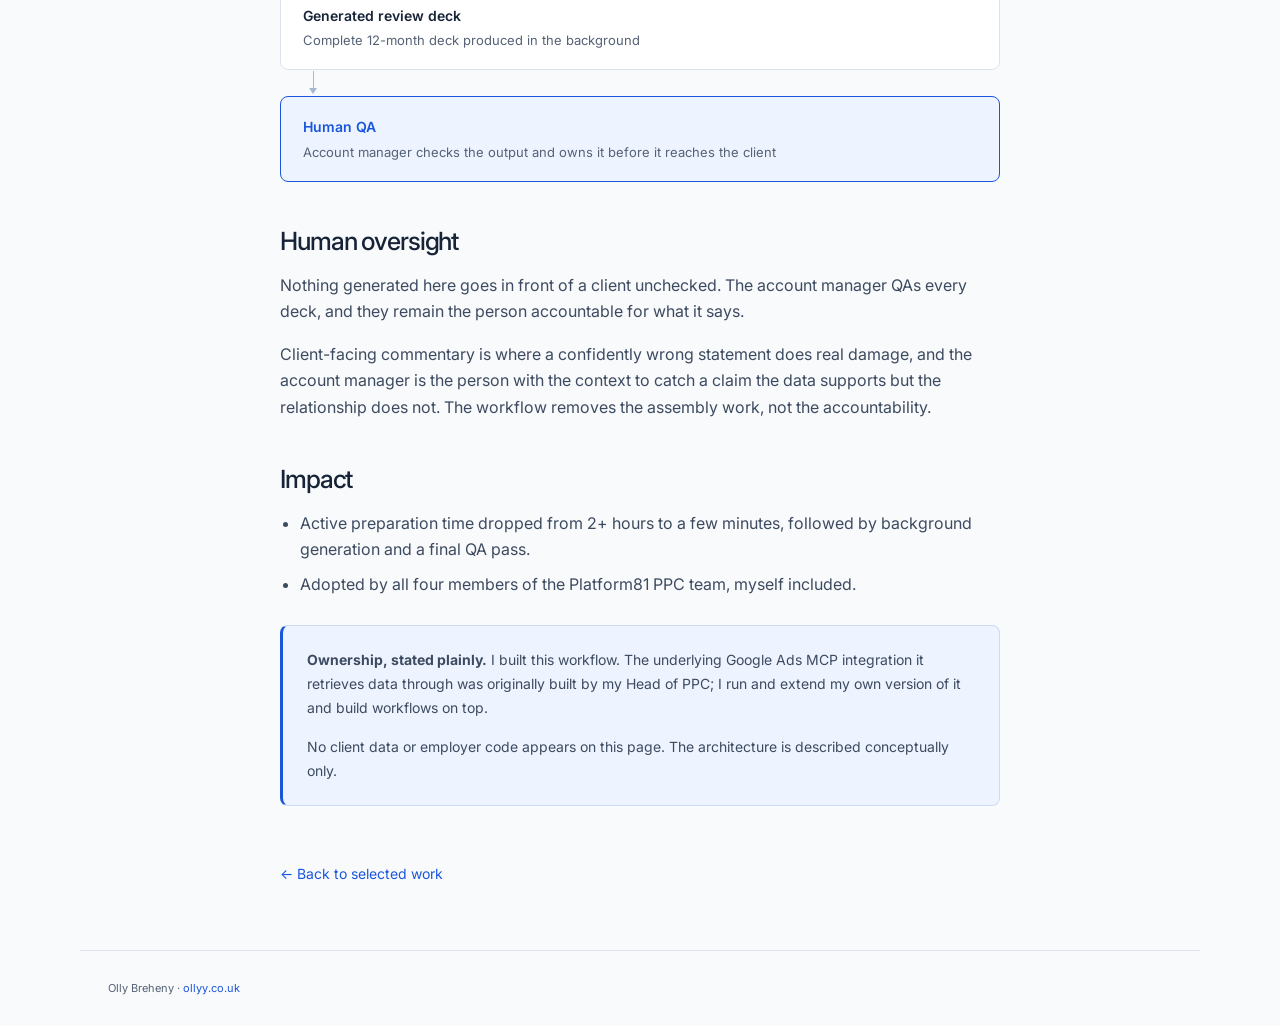
<file: work/twelve-month-reviews.html>
<!DOCTYPE html>
<html lang="en-GB">
<head>
  <meta charset="UTF-8" />
  <meta name="viewport" content="width=device-width, initial-scale=1.0" />
  <title>MCP-powered 12-month client reviews · Olly Breheny</title>
  <meta name="description" content="A workflow that turns a short set of strategic questions plus live Google Ads data into a complete 12-month client performance review deck." />
  <link rel="canonical" href="https://ollyy.co.uk/work/twelve-month-reviews" />
  <link rel="preconnect" href="https://fonts.googleapis.com" />
  <link rel="preconnect" href="https://fonts.gstatic.com" crossorigin />
  <link href="https://fonts.googleapis.com/css2?family=Inter:wght@400;500;600&display=swap" rel="stylesheet" />
  <link rel="stylesheet" href="/assets/styles.css" />
</head>
<body>

  <a class="skip-link" href="#main">Skip to content</a>

  <nav>
    <div class="nav-inner">
      <a class="nav-logo" href="/">Olly Breheny</a>
      <ul class="nav-links">
        <li><a href="/#work">Work</a></li>
        <li><a href="/#about">About</a></li>
        <li><a href="/#experience">Experience</a></li>
        <li><a href="/#contact">Contact</a></li>
      </ul>
    </div>
  </nav>

  <main id="main" class="article">
    <a class="eyebrow" href="/#work">← Selected work / Case study</a>
    <h1>MCP-powered 12-month client reviews</h1>
    <ul class="article-meta">
      <li>Platform81</li>
      <li>In production</li>
      <li>Google Ads &middot; MCP &middot; Client reporting</li>
    </ul>
    <p class="lede">A workflow that asks the account manager a short set of strategic questions, retrieves the performance data it needs through a Google Ads MCP integration, and generates the complete annual review deck for them to QA.</p>

    <ul class="impact">
      <li><strong>2+ hrs &rarr; a few min</strong><span>initial preparation, before generation and QA</span></li>
      <li><strong>4 of 4</strong><span>PPC team members using it</span></li>
    </ul>

    <h2>Problem</h2>
    <p>A 12-month performance review is one of the most valuable conversations you have with a client. It is also the one most likely to be rushed, because building the deck takes hours: pulling a year of performance data, comparing it against the previous period, assembling the charts, writing the commentary and formatting it all into something presentable.</p>
    <p>Two hours was the floor, and the time went almost entirely into assembly rather than thinking. That left less time to interpret the year and decide what to do next.</p>

    <h2>Approach</h2>
    <p>The data retrieval and the deck assembly are mechanical. The genuinely human input is small but essential: what changed for this client over the year, what the commercial priorities are now, what context sits outside the ad account.</p>
    <p>So the workflow front-loads exactly that. It asks the account manager a short series of strategic and contextual questions, then uses a Google Ads MCP integration to pull the live performance data it needs, and generates the deck in the background while they get on with something else.</p>
    <p>The account manager provides the strategic context and QAs the result.</p>

    <h2>Workflow</h2>
    <ol class="flow">
      <li>
        <span class="flow-label">Strategic questions</span>
        <span class="flow-note">Account manager answers a short set of contextual prompts in a few minutes</span>
      </li>
      <li>
        <span class="flow-label">Google Ads MCP integration</span>
        <span class="flow-note">Retrieves the live performance data the review needs</span>
      </li>
      <li>
        <span class="flow-label">Analysis &amp; commentary</span>
        <span class="flow-note">Year-on-year performance interpreted against the context provided</span>
      </li>
      <li>
        <span class="flow-label">Generated review deck</span>
        <span class="flow-note">Complete 12-month deck produced in the background</span>
      </li>
      <li class="flow-human">
        <span class="flow-label">Human QA</span>
        <span class="flow-note">Account manager checks the output and owns it before it reaches the client</span>
      </li>
    </ol>

    <h2>Human oversight</h2>
    <p>Nothing generated here goes in front of a client unchecked. The account manager QAs every deck, and they remain the person accountable for what it says.</p>
    <p>Client-facing commentary is where a confidently wrong statement does real damage, and the account manager is the person with the context to catch a claim the data supports but the relationship does not. The workflow removes the assembly work, not the accountability.</p>

    <h2>Impact</h2>
    <ul>
      <li>Active preparation time dropped from 2+ hours to a few minutes, followed by background generation and a final QA pass.</li>
      <li>Adopted by all four members of the Platform81 PPC team, myself included.</li>
    </ul>

    <div class="panel">
      <p><strong>Ownership, stated plainly.</strong> I built this workflow. The underlying Google Ads MCP integration it retrieves data through was originally built by my Head of PPC; I run and extend my own version of it and build workflows on top.</p>
      <p>No client data or employer code appears on this page. The architecture is described conceptually only.</p>
    </div>


    <a class="back-link" href="/#work">&larr; Back to selected work</a>
  </main>

  <footer>
    <p>Olly Breheny &middot; <a href="/">ollyy.co.uk</a></p>
  </footer>

</body>
</html>
</file>
<file: assets/styles.css>
*, *::before, *::after { box-sizing: border-box; margin: 0; padding: 0; }
:root { --bg: #f9fafc; --text: #172337; --muted: #566276; --border: #dce2ec; --accent: #1a56db; --accent-light: #edf3ff; --card-bg: #fff; --max: 1120px; }
html { scroll-behavior: smooth; scroll-padding-top: 100px; }
body { font-family: 'Inter', system-ui, sans-serif; background: var(--bg); color: var(--text); font-size: 16px; line-height: 1.65; -webkit-font-smoothing: antialiased; }
a { color: var(--accent); text-decoration: none; }
a:hover { text-decoration: underline; }
:focus-visible { outline: 3px solid var(--accent); outline-offset: 5px; border-radius: 3px; }
::selection { background: #dbe7ff; color: #172337; }
.skip-link { position: absolute; left: -9999px; top: 8px; background: var(--accent); color: white; padding: 10px 16px; z-index: 200; }
.skip-link:focus { left: 8px; }
nav { position: sticky; top: 0; background: rgb(249 250 252 / 94%); backdrop-filter: blur(12px); border-bottom: 1px solid var(--border); z-index: 100; }
.nav-inner { max-width: var(--max); margin: auto; padding: 0 28px; min-height: 76px; display: flex; align-items: center; justify-content: space-between; gap: 20px; }
.nav-logo { font-size: 16px; font-weight: 600; letter-spacing: -.04em; color: var(--text); }
.nav-logo::before { content: ''; display: inline-block; width: 9px; height: 9px; background: var(--accent); margin-right: 10px; border-radius: 50%; }
.nav-links { display: flex; gap: 28px; list-style: none; }
.nav-links a { color: var(--muted); font-size: 13px; font-weight: 500; padding: 10px 0; }
.nav-links a:hover { color: var(--accent); }
section { max-width: var(--max); margin: auto; padding: 84px 28px; }
section + section { border-top: 1px solid var(--border); }
h1, h2, h3 { text-wrap: balance; }
h2 { font-size: clamp(26px, 3.2vw, 36px); line-height: 1.2; font-weight: 500; letter-spacing: -.045em; }
.section-kicker, .hero-eyebrow, .eyebrow { color: var(--accent); font-size: 11px; font-weight: 600; letter-spacing: .1em; text-transform: uppercase; margin-bottom: 18px; }
.section-heading { display: flex; justify-content: space-between; align-items: end; gap: 40px; margin-bottom: 32px; }
.section-heading > div { max-width: 600px; }
.section-intro { max-width: 340px; color: var(--muted); font-size: 14px; }
#hero { padding-top: 90px; padding-bottom: 48px; display: grid; grid-template-columns: minmax(0, 1.6fr) minmax(0, 1fr); gap: 48px; align-items: center; }
.hero-eyebrow { font-size: 10px; letter-spacing: .09em; margin-bottom: 24px; }
#hero h1 { font-size: clamp(40px, 5.1vw, 62px); line-height: 1.07; letter-spacing: -.065em; font-weight: 500; margin-bottom: 28px; }
#hero h1 span { color: var(--accent); }
.hero-lede { font-size: 19px; line-height: 1.65; max-width: 550px; margin-bottom: 14px; }
.hero-detail { color: var(--muted); font-size: 15px; max-width: 490px; margin-bottom: 30px; }
.hero-links, .contact-links { display: flex; gap: 12px; flex-wrap: wrap; }
.btn { display: inline-flex; align-items: center; justify-content: center; gap: 24px; padding: 12px 20px; min-height: 46px; border-radius: 7px; font-size: 13px; font-weight: 500; border: 1px solid transparent; transition: background .15s, border-color .15s; }
.btn:hover { text-decoration: none; }
.btn-primary { background: var(--accent); color: white; }
.btn-primary:hover { background: #1546b4; }
.btn-ghost { border-color: var(--border); color: var(--text); background: white; }
.btn-ghost:hover { border-color: var(--accent); background: var(--accent-light); }
.hero-note { background: #192b48; color: #fff; padding: 32px; border-radius: 12px; position: relative; overflow: hidden; box-shadow: 0 16px 36px -24px #17233780; }
.hero-note::before { content: ''; position: absolute; top: 0; right: 0; width: 82px; height: 5px; background: #78a3ff; }
.note-eyebrow { color: #b7ccf5; font-size: 10px; text-transform: uppercase; letter-spacing: .12em; margin-bottom: 20px; }
.note-title { font-size: 24px; line-height: 1.35; letter-spacing: -.04em; margin-bottom: 26px; }
.practice-list { list-style: none; }
.practice-list li { padding: 13px 0; border-top: 1px solid #ffffff24; font-size: 12px; }
.practice-list span { color: #a9c5ff; font-size: 10px; margin-right: 12px; font-variant-numeric: tabular-nums; }
.note-foot { margin-top: 20px; font-size: 11px; color: #b7c6dd; }
.stats { grid-column: 1 / -1; display: grid; grid-template-columns: repeat(3, minmax(0, 1fr)); list-style: none; border-top: 1px solid var(--border); padding-top: 28px; gap: 28px; }
.stats li + li { border-left: 1px solid var(--border); padding-left: 28px; }
.stat-value { display: block; font-size: 22px; font-weight: 500; letter-spacing: -.04em; }
.stat-label { display: block; font-size: 12px; color: var(--muted); margin-top: 4px; }
.projects-grid { display: grid; grid-template-columns: repeat(2, minmax(0, 1fr)); gap: 20px; }
.project-card { display: flex; flex-direction: column; border: 1px solid var(--border); border-radius: 10px; padding: 30px; background: var(--card-bg); transition: border-color .15s, box-shadow .15s; }
.project-card:hover, .project-card:focus-within { border-color: #91ade8; box-shadow: 0 10px 26px -20px #1a56db70; }
.project-topline { display: flex; align-items: center; justify-content: space-between; margin-bottom: 24px; }
.project-number { font-size: 12px; color: var(--muted); font-variant-numeric: tabular-nums; }
.project-status { font-size: 10px; font-weight: 500; border-radius: 20px; padding: 4px 9px; background: var(--accent-light); color: var(--accent); }
.project-title { font-size: 24px; font-weight: 500; line-height: 1.3; letter-spacing: -.04em; margin-bottom: 14px; max-width: 350px; }
.project-title a { color: var(--text); }
.project-desc { font-size: 14px; color: var(--muted); margin-bottom: 24px; }
.project-result { margin-top: auto; padding-top: 22px; border-top: 1px solid var(--border); }
.project-result strong { display: block; font-size: 24px; line-height: 1.3; font-weight: 500; color: var(--accent); letter-spacing: -.04em; }
.project-result span { display: block; font-size: 12px; color: var(--muted); margin-top: 6px; }
.project-adoption { font-size: 12px; margin: 12px 0 24px; }
.project-footer { display: flex; align-items: center; justify-content: space-between; flex-wrap: wrap; gap: 12px; }
.project-category { font-size: 10px; color: var(--muted); }
.project-link { font-size: 12px; font-weight: 600; padding: 6px 0; }
.project-link span { margin-left: 8px; }
.retail-panel { padding: 36px; border-radius: 10px; background: #192b48; color: white; display: grid; grid-template-columns: 1fr 1.2fr; gap: 40px; align-items: center; margin-bottom: 20px; }
.retail-panel h3 { font-size: 24px; line-height: 1.3; font-weight: 500; letter-spacing: -.035em; margin-bottom: 14px; }
.retail-panel p:not(.note-eyebrow) { font-size: 12px; color: #bdcbe0; }
.retail-metrics { list-style: none; display: grid; grid-template-columns: repeat(3, minmax(0, 1fr)); gap: 20px; }
.retail-metrics strong { display: block; font-size: clamp(25px, 3vw, 36px); font-weight: 500; letter-spacing: -.05em; }
.retail-metrics span { display: block; font-size: 11px; color: #bdcbe0; }
.evidence-grid { display: grid; grid-template-columns: repeat(3, minmax(0, 1fr)); gap: 20px; }
.compact-card { border: 1px solid var(--border); border-radius: 10px; padding: 24px; background: white; }
.compact-card .card-kicker { color: var(--accent); font-size: 10px; font-weight: 600; text-transform: uppercase; letter-spacing: .06em; margin-bottom: 18px; }
.compact-card h3 { font-size: 18px; line-height: 1.35; letter-spacing: -.03em; font-weight: 500; margin-bottom: 12px; }
.compact-card p { font-size: 13px; color: var(--muted); }
.split-section { display: grid; grid-template-columns: 1fr 1.8fr; gap: 64px; }
.prose p { font-size: 15px; color: var(--muted); margin-bottom: 18px; }
.prose p:first-child { color: var(--text); font-size: 17px; }
.timeline { list-style: none; }
.timeline > li { position: relative; padding: 0 0 36px 26px; border-left: 1px solid var(--border); }
.timeline > li:last-child { padding-bottom: 0; }
.timeline > li::before { content: ''; position: absolute; left: -4px; top: 8px; width: 7px; height: 7px; border-radius: 50%; background: #b4c3dc; }
.timeline > li:first-child::before { background: var(--accent); box-shadow: 0 0 0 4px var(--accent-light); }
.role-header { display: flex; flex-wrap: wrap; justify-content: space-between; align-items: baseline; gap: 8px 16px; }
.role-title { font-size: 15px; font-weight: 600; }
.role-org { font-size: 13px; color: var(--accent); margin-top: 4px; }
.role-dates { font-size: 11px; color: var(--muted); }
.role-points { padding-left: 16px; margin-top: 14px; }
.role-points li, .role-summary { font-size: 13px; color: var(--muted); margin-top: 6px; }
.skills-grid { display: grid; grid-template-columns: repeat(3, minmax(0, 1fr)); gap: 30px; }
.skill-group { border-top: 2px solid var(--border); padding-top: 18px; }
.skill-group h3 { font-size: 13px; font-weight: 600; margin-bottom: 14px; }
.skill-group ul { list-style: none; }
.skill-group li { font-size: 13px; color: var(--muted); margin-top: 6px; }
.panel { border: 1px solid #ccdaf5; border-left: 3px solid var(--accent); background: var(--accent-light); border-radius: 8px; padding: 22px 24px; margin: 28px 0; }
.panel p { font-size: 14px; line-height: 1.7; }
.panel p + p { margin-top: 10px; }
.build-panel { display: grid; grid-template-columns: 1fr 3fr; gap: 24px; margin: 36px 0 0; }
.build-panel h3 { font-size: 15px; font-weight: 500; }
#contact { text-align: center; padding-top: 72px; padding-bottom: 80px; background: linear-gradient(180deg, var(--bg), #edf3ff); }
#contact h2 { font-size: clamp(32px, 4vw, 48px); }
#contact > p:not(.section-kicker) { max-width: 460px; margin: 22px auto 28px; font-size: 14px; color: var(--muted); }
.contact-links { justify-content: center; }
footer { max-width: var(--max); margin: auto; border-top: 1px solid var(--border); padding: 28px; display: flex; justify-content: space-between; gap: 20px; font-size: 11px; color: var(--muted); }
/* Case studies retain a comfortable reading measure. */
main.article { max-width: 776px; margin: auto; padding: 64px 28px; }
.eyebrow { display: inline-block; }
main.article h1 { font-size: clamp(32px, 5vw, 48px); font-weight: 500; line-height: 1.12; letter-spacing: -.05em; margin-bottom: 22px; }
.article-meta { display: flex; flex-wrap: wrap; gap: 6px 10px; font-size: 11px; color: var(--muted); margin-bottom: 24px; list-style: none; }
.article-meta li:not(:last-child)::after { content: '·'; margin-left: 10px; }
main.article p { margin-bottom: 16px; color: #3d4b60; }
main.article .lede { font-size: 19px; }
main.article h2 { font-size: 25px; margin: 44px 0 16px; }
main.article > ul:not([class]), main.article > ol:not([class]) { padding-left: 20px; margin-bottom: 16px; display: flex; flex-direction: column; gap: 8px; color: #3d4b60; }
.flow { list-style: none; margin: 24px 0 28px; padding: 0; display: flex; flex-direction: column; }
.flow li { position: relative; border: 1px solid var(--border); background: var(--card-bg); border-radius: 8px; padding: 18px 22px; }
.flow li + li { margin-top: 26px; }
.flow li + li::before { content: ''; position: absolute; left: 32px; top: -26px; width: 1px; height: 19px; background: #a7b8d3; }
.flow li + li::after { content: ''; position: absolute; left: 28px; top: -9px; border-left: 4px solid transparent; border-right: 4px solid transparent; border-top: 6px solid #a7b8d3; }
.flow-label { display: block; font-size: 14px; font-weight: 600; }
.flow-note { display: block; font-size: 13px; color: var(--muted); margin-top: 3px; }
.flow .flow-human { border-color: var(--accent); background: var(--accent-light); }
.flow .flow-human .flow-label { color: var(--accent); }
.impact { list-style: none; display: grid; grid-template-columns: repeat(auto-fit, minmax(170px, 1fr)); gap: 1px; border: 1px solid var(--border); background: var(--border); border-radius: 10px; overflow: hidden; margin: 30px 0; padding: 0; }
.impact li { background: white; padding: 22px; }
.impact strong { display: block; font-size: 22px; line-height: 1.3; font-weight: 500; letter-spacing: -.04em; color: var(--accent); }
.impact span { display: block; font-size: 12px; color: var(--muted); margin-top: 8px; }
main.article .panel p:last-child { margin-bottom: 0; }
.back-link { display: inline-block; margin-top: 28px; font-size: 14px; }
@media (max-width: 900px) {
 #hero { gap: 30px; }
 .hero-note { padding: 24px; }
 .section-heading { align-items: start; }
 .section-intro { max-width: 280px; }
 .retail-panel { grid-template-columns: 1fr; gap: 28px; }
 .evidence-grid { grid-template-columns: 1fr; }
 .split-section { grid-template-columns: 1fr 1.6fr; gap: 32px; }
}
@media (max-width: 680px) {
 html { scroll-padding-top: 110px; }
 .nav-inner { padding: 14px 20px; min-height: 66px; flex-wrap: wrap; gap: 8px 24px; }
 .nav-links { gap: 22px; }
 .nav-links a { font-size: 12px; display: inline-block; padding: 5px 0; }
 section { padding: 56px 20px; }
 #hero { grid-template-columns: 1fr; padding-top: 52px; gap: 30px; }
 #hero h1 { font-size: clamp(39px, 8.8vw, 58px); }
 .hero-note { padding: 26px; }
 .note-title br { display: none; }
 .practice-list { display: grid; grid-template-columns: 1fr 1fr; gap: 0 18px; }
 .stats { gap: 14px; }
 .stats li + li { padding-left: 14px; }
 .stat-value { font-size: 17px; line-height: 1.3; }
 .stat-label { font-size: 10px; }
 .section-heading, .split-section { display: grid; grid-template-columns: 1fr; gap: 22px; }
 .section-intro { max-width: 100%; }
 .projects-grid { grid-template-columns: 1fr; }
 .project-card { padding: 24px; }
 .project-title { max-width: 100%; }
 .retail-panel { padding: 26px; }
 .retail-metrics { gap: 14px; }
 .skills-grid { grid-template-columns: 1fr; gap: 24px; }
 .build-panel { grid-template-columns: 1fr; gap: 12px; }
 main.article { padding: 44px 20px; }
 main.article .lede { font-size: 17px; }
 footer { padding: 24px 20px; flex-wrap: wrap; }
}
@media (max-width: 360px) {
 .practice-list { grid-template-columns: 1fr; }
 .retail-metrics { grid-template-columns: 1fr; }
 .retail-metrics li { border-top: 1px solid #ffffff24; padding-top: 12px; }
 .project-result strong { font-size: 22px; }
}
@media (prefers-reduced-motion: reduce) {
 html { scroll-behavior: auto; }
 *, *::before, *::after { transition: none !important; animation: none !important; }
}
</file>
